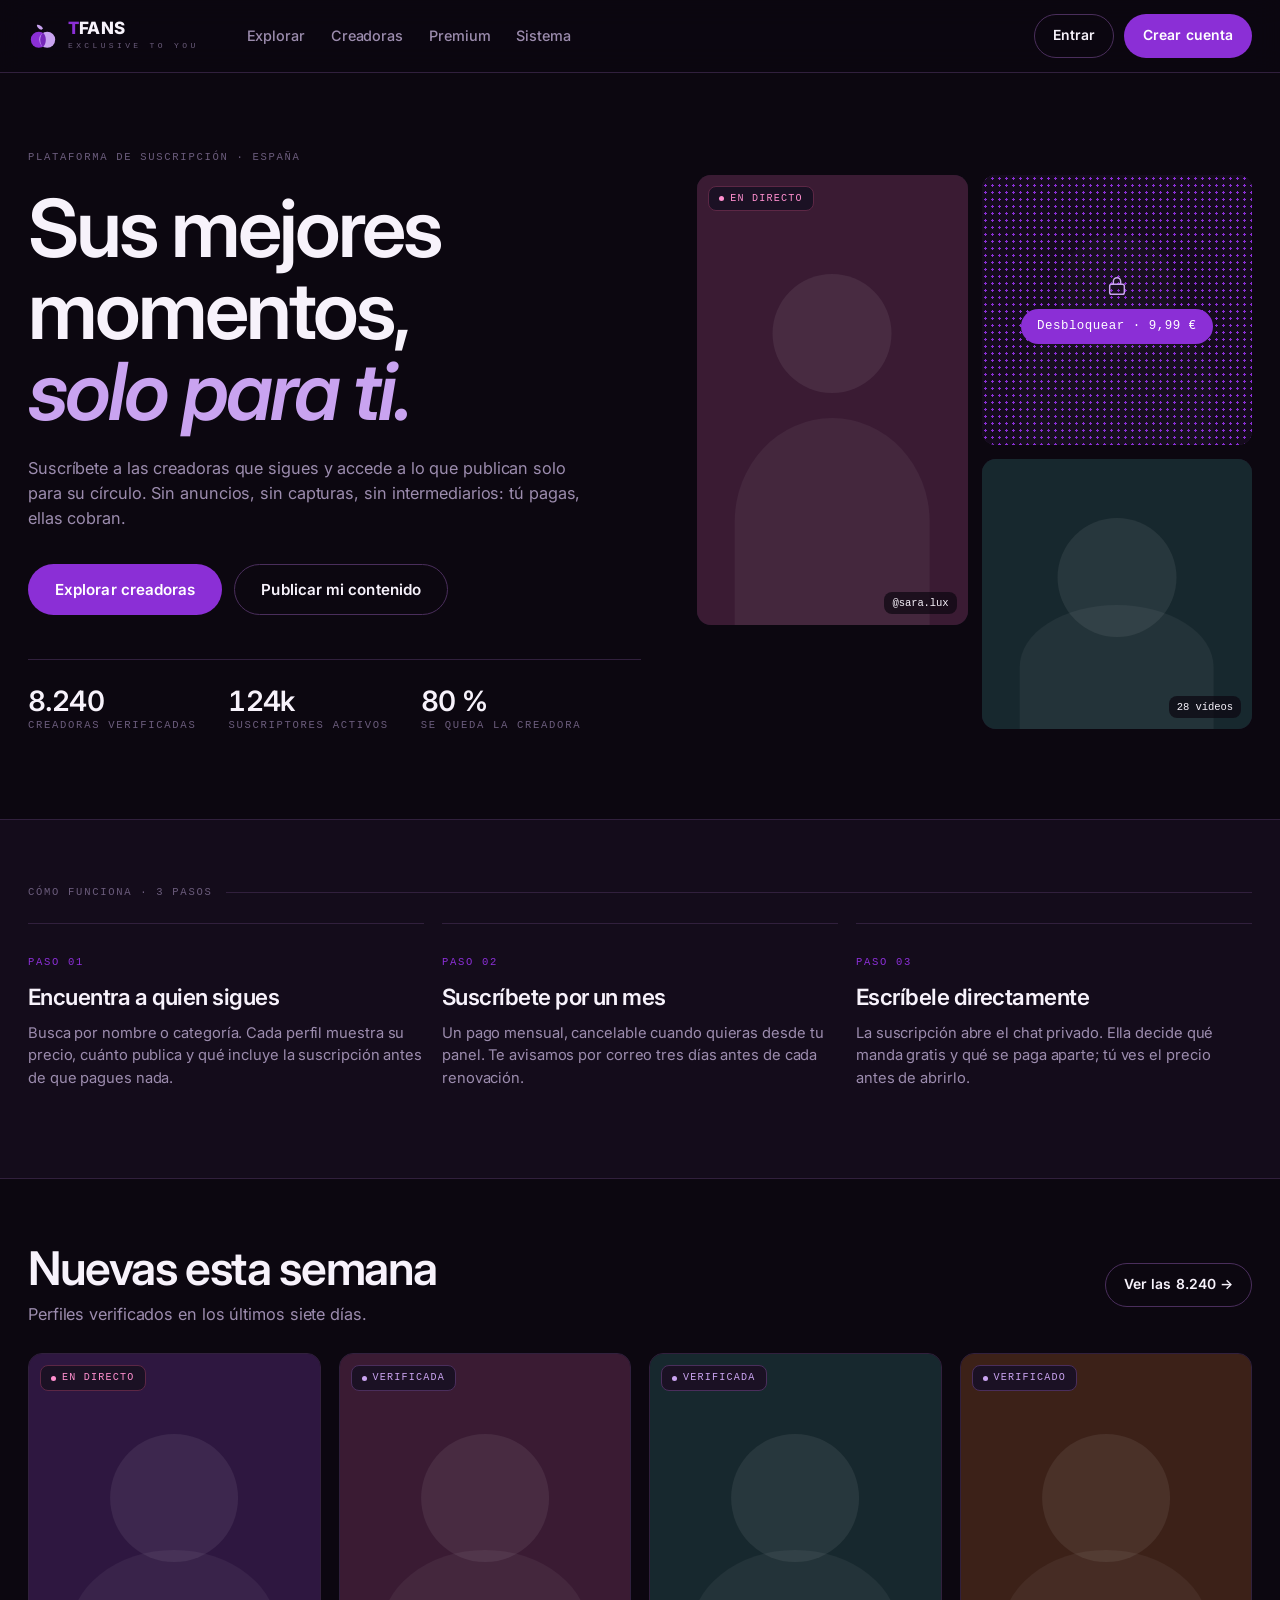
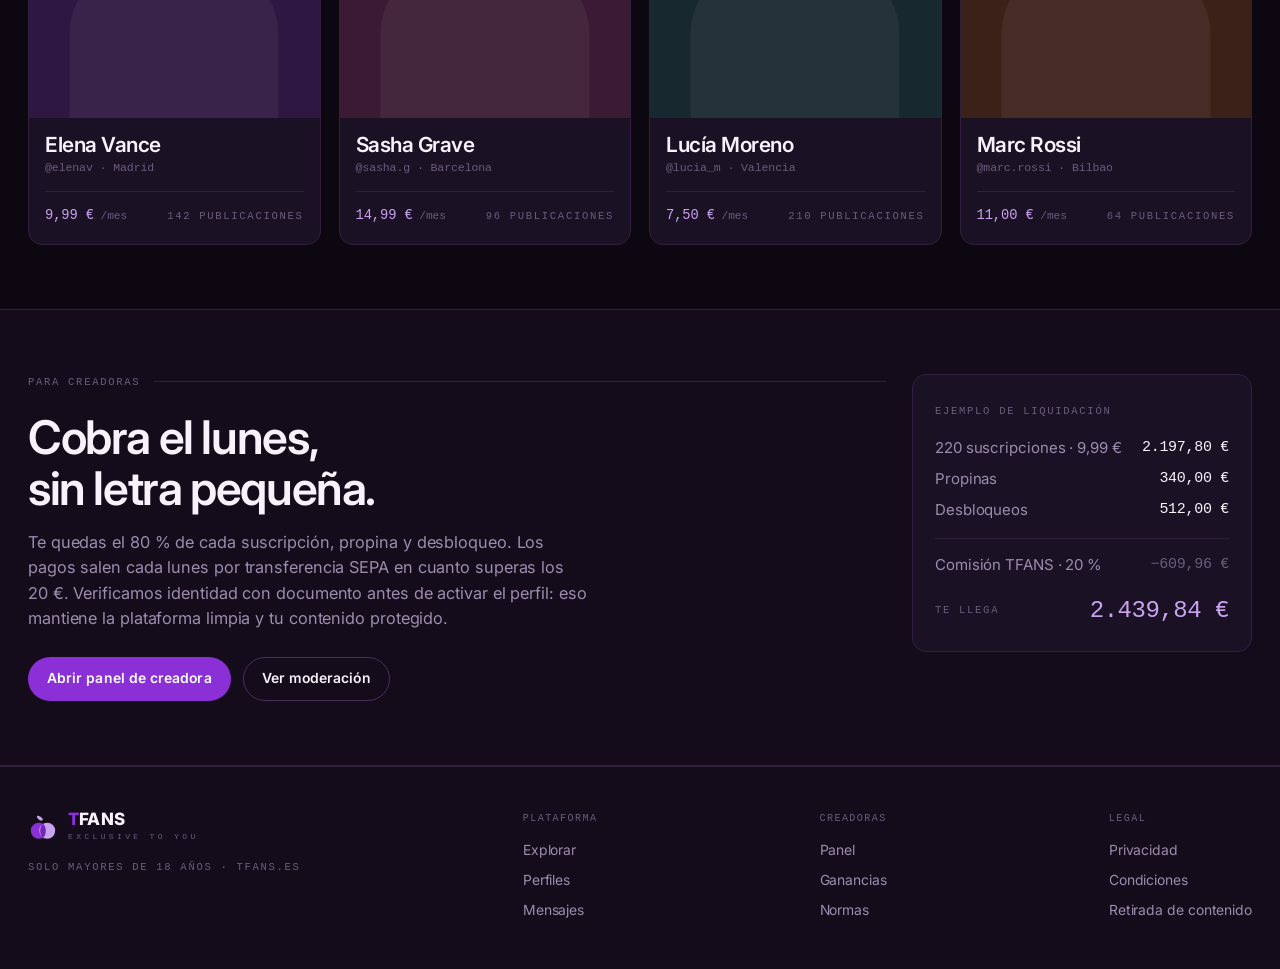
<file: index.html>
<!DOCTYPE html>
<html lang="es">
<head>
<meta charset="utf-8">
<meta name="viewport" content="width=device-width, initial-scale=1">
<title>TFANS · Portada</title>
<link rel="preconnect" href="https://fonts.googleapis.com">
<link rel="preconnect" href="https://fonts.gstatic.com" crossorigin>
<link rel="stylesheet" href="assets/tfans.css">
</head>
<body>

<header class="nav">
  <div class="nav-in">
    <a class="brand" href="index.html">
      <span class="mark"><svg viewBox="0 0 32 32" aria-hidden="true">
        <path d="M16 8c-1.6-3-4.4-4.2-6.6-3.8.2 2.4 2.2 4.6 5 5.2" fill="#C9A3F0"/>
        <circle cx="11.5" cy="20" r="8.5" fill="#8B2FD6"/>
        <circle cx="20.5" cy="20" r="8.5" fill="#C9A3F0"/>
        <path d="M16 12.4c1.9 1.6 3 4.3 3 7.6s-1.1 6-3 7.6c-1.9-1.6-3-4.3-3-7.6s1.1-6 3-7.6z" fill="#7526B8"/>
      </svg></span>
      <span>
        <span class="wordmark"><span>T</span>FANS</span>
        <span class="tagline">Exclusive to you</span>
      </span>
    </a>
    <nav class="nav-links">
      <a href="explorar.html">Explorar</a>
      <a href="explorar.html">Creadoras</a>
      <a href="perfil.html">Premium</a>
      <a href="sistema.html">Sistema</a>
    </nav>
    <div class="nav-actions">
      <a class="btn btn-ghost" href="panel.html">Entrar</a>
      <a class="btn btn-primary" href="explorar.html">Crear cuenta</a>
    </div>
  </div>
</header>

<section class="hero">
  <div class="hero-copy">
    <span class="micro">Plataforma de suscripción · España</span>
    <h1 class="d-xl">Sus mejores<br>momentos,<br><span class="it">solo para ti.</span></h1>
    <p class="lead">Suscríbete a las creadoras que sigues y accede a lo que publican solo para su círculo. Sin anuncios, sin capturas, sin intermediarios: tú pagas, ellas cobran.</p>
    <div class="hero-cta">
      <a class="btn btn-primary btn-lg" href="explorar.html">Explorar creadoras</a>
      <a class="btn btn-ghost btn-lg" href="panel.html">Publicar mi contenido</a>
    </div>
    <div class="hero-proof">
      <div><strong class="num">8.240</strong><span class="micro">Creadoras verificadas</span></div>
      <div><strong class="num">124k</strong><span class="micro">Suscriptores activos</span></div>
      <div><strong class="num">80 %</strong><span class="micro">Se queda la creadora</span></div>
    </div>
  </div>

  <div class="hero-stack">
    <div class="plate">
      <div class="plate-fill b"></div>
      <span class="tag tag-live plate-tag">En directo</span>
      <span class="plate-meta">@sara.lux</span>
    </div>
    <div class="plate square">
      <div class="plate-fill a"></div>
      <div class="veil">
        <svg class="lock" viewBox="0 0 24 24"><rect x="4" y="10" width="16" height="11" rx="2"/><path d="M8 10V7a4 4 0 0 1 8 0v3"/></svg>
        <button class="price">Desbloquear · 9,99 €</button>
      </div>
    </div>
    <div class="plate square">
      <div class="plate-fill e"></div>
      <span class="plate-meta">28 vídeos</span>
    </div>
  </div>
</section>

<section class="section-alt">
  <div>
    <div class="rule"><span class="micro">Cómo funciona · 3 pasos</span></div>
    <div class="grid g-3">
      <div class="step">
        <span class="micro">Paso 01</span>
        <h3>Encuentra a quien sigues</h3>
        <p>Busca por nombre o categoría. Cada perfil muestra su precio, cuánto publica y qué incluye la suscripción antes de que pagues nada.</p>
      </div>
      <div class="step">
        <span class="micro">Paso 02</span>
        <h3>Suscríbete por un mes</h3>
        <p>Un pago mensual, cancelable cuando quieras desde tu panel. Te avisamos por correo tres días antes de cada renovación.</p>
      </div>
      <div class="step">
        <span class="micro">Paso 03</span>
        <h3>Escríbele directamente</h3>
        <p>La suscripción abre el chat privado. Ella decide qué manda gratis y qué se paga aparte; tú ves el precio antes de abrirlo.</p>
      </div>
    </div>
  </div>
</section>

<section class="section">
  <div class="row-between mb-3">
    <div>
      <h2 class="d-lg">Nuevas esta semana</h2>
      <p class="lead mt-1">Perfiles verificados en los últimos siete días.</p>
    </div>
    <a class="btn btn-ghost" href="explorar.html">Ver las 8.240 →</a>
  </div>

  <div class="grid g-4">
    <article class="creator">
      <div class="plate"><div class="plate-fill a"></div><span class="tag tag-live plate-tag">En directo</span></div>
      <div class="creator-body">
        <h3 class="creator-name">Elena Vance</h3>
        <p class="creator-handle">@elenav · Madrid</p>
        <div class="creator-foot">
          <span class="price-tag">9,99 €<small> /mes</small></span>
          <span class="micro">142 publicaciones</span>
        </div>
      </div>
    </article>

    <article class="creator">
      <div class="plate"><div class="plate-fill b"></div><span class="tag tag-vip plate-tag">Verificada</span></div>
      <div class="creator-body">
        <h3 class="creator-name">Sasha Grave</h3>
        <p class="creator-handle">@sasha.g · Barcelona</p>
        <div class="creator-foot">
          <span class="price-tag">14,99 €<small> /mes</small></span>
          <span class="micro">96 publicaciones</span>
        </div>
      </div>
    </article>

    <article class="creator">
      <div class="plate"><div class="plate-fill e"></div><span class="tag tag-vip plate-tag">Verificada</span></div>
      <div class="creator-body">
        <h3 class="creator-name">Lucía Moreno</h3>
        <p class="creator-handle">@lucia_m · Valencia</p>
        <div class="creator-foot">
          <span class="price-tag">7,50 €<small> /mes</small></span>
          <span class="micro">210 publicaciones</span>
        </div>
      </div>
    </article>

    <article class="creator">
      <div class="plate"><div class="plate-fill d"></div><span class="tag tag-vip plate-tag">Verificado</span></div>
      <div class="creator-body">
        <h3 class="creator-name">Marc Rossi</h3>
        <p class="creator-handle">@marc.rossi · Bilbao</p>
        <div class="creator-foot">
          <span class="price-tag">11,00 €<small> /mes</small></span>
          <span class="micro">64 publicaciones</span>
        </div>
      </div>
    </article>
  </div>
</section>

<section class="section-alt">
  <div class="sidebar-layout">
    <div>
      <div class="rule"><span class="micro">Para creadoras</span></div>
      <h2 class="d-lg">Cobra el lunes,<br>sin letra pequeña.</h2>
      <p class="lead mt-2">Te quedas el 80 % de cada suscripción, propina y desbloqueo. Los pagos salen cada lunes por transferencia SEPA en cuanto superas los 20 €. Verificamos identidad con documento antes de activar el perfil: eso mantiene la plataforma limpia y tu contenido protegido.</p>
      <div class="hero-cta mt-3">
        <a class="btn btn-primary" href="panel.html">Abrir panel de creadora</a>
        <a class="btn btn-ghost" href="admin.html">Ver moderación</a>
      </div>
    </div>
    <div class="card">
      <span class="micro">Ejemplo de liquidación</span>
      <div class="row-between mt-2"><span class="muted">220 suscripciones · 9,99 €</span><span class="num">2.197,80 €</span></div>
      <div class="row-between mt-1"><span class="muted">Propinas</span><span class="num">340,00 €</span></div>
      <div class="row-between mt-1"><span class="muted">Desbloqueos</span><span class="num">512,00 €</span></div>
      <div class="row-between mt-2" style="padding-top:14px;border-top:1px solid var(--line)">
        <span class="muted">Comisión TFANS · 20 %</span><span class="num faint">−609,96 €</span>
      </div>
      <div class="row-between mt-2">
        <span class="micro">Te llega</span><span class="num lilac" style="font-size:1.5rem">2.439,84 €</span>
      </div>
    </div>
  </div>
</section>

<footer class="footer">
  <div class="footer-in">
    <div>
      <div class="brand">
        <span class="mark"><svg viewBox="0 0 32 32" aria-hidden="true">
          <path d="M16 8c-1.6-3-4.4-4.2-6.6-3.8.2 2.4 2.2 4.6 5 5.2" fill="#C9A3F0"/>
          <circle cx="11.5" cy="20" r="8.5" fill="#8B2FD6"/>
          <circle cx="20.5" cy="20" r="8.5" fill="#C9A3F0"/>
          <path d="M16 12.4c1.9 1.6 3 4.3 3 7.6s-1.1 6-3 7.6c-1.9-1.6-3-4.3-3-7.6s1.1-6 3-7.6z" fill="#7526B8"/>
        </svg></span>
        <span><span class="wordmark"><span>T</span>FANS</span><span class="tagline">Exclusive to you</span></span>
      </div>
      <p class="micro mt-2">Solo mayores de 18 años · tfans.es</p>
    </div>
    <div><h4>Plataforma</h4><a href="explorar.html">Explorar</a><a href="perfil.html">Perfiles</a><a href="mensajes.html">Mensajes</a></div>
    <div><h4>Creadoras</h4><a href="panel.html">Panel</a><a href="panel.html">Ganancias</a><a href="admin.html">Normas</a></div>
    <div><h4>Legal</h4><a href="#">Privacidad</a><a href="#">Condiciones</a><a href="#">Retirada de contenido</a></div>
  </div>
</footer>

</body>
</html>
</file>
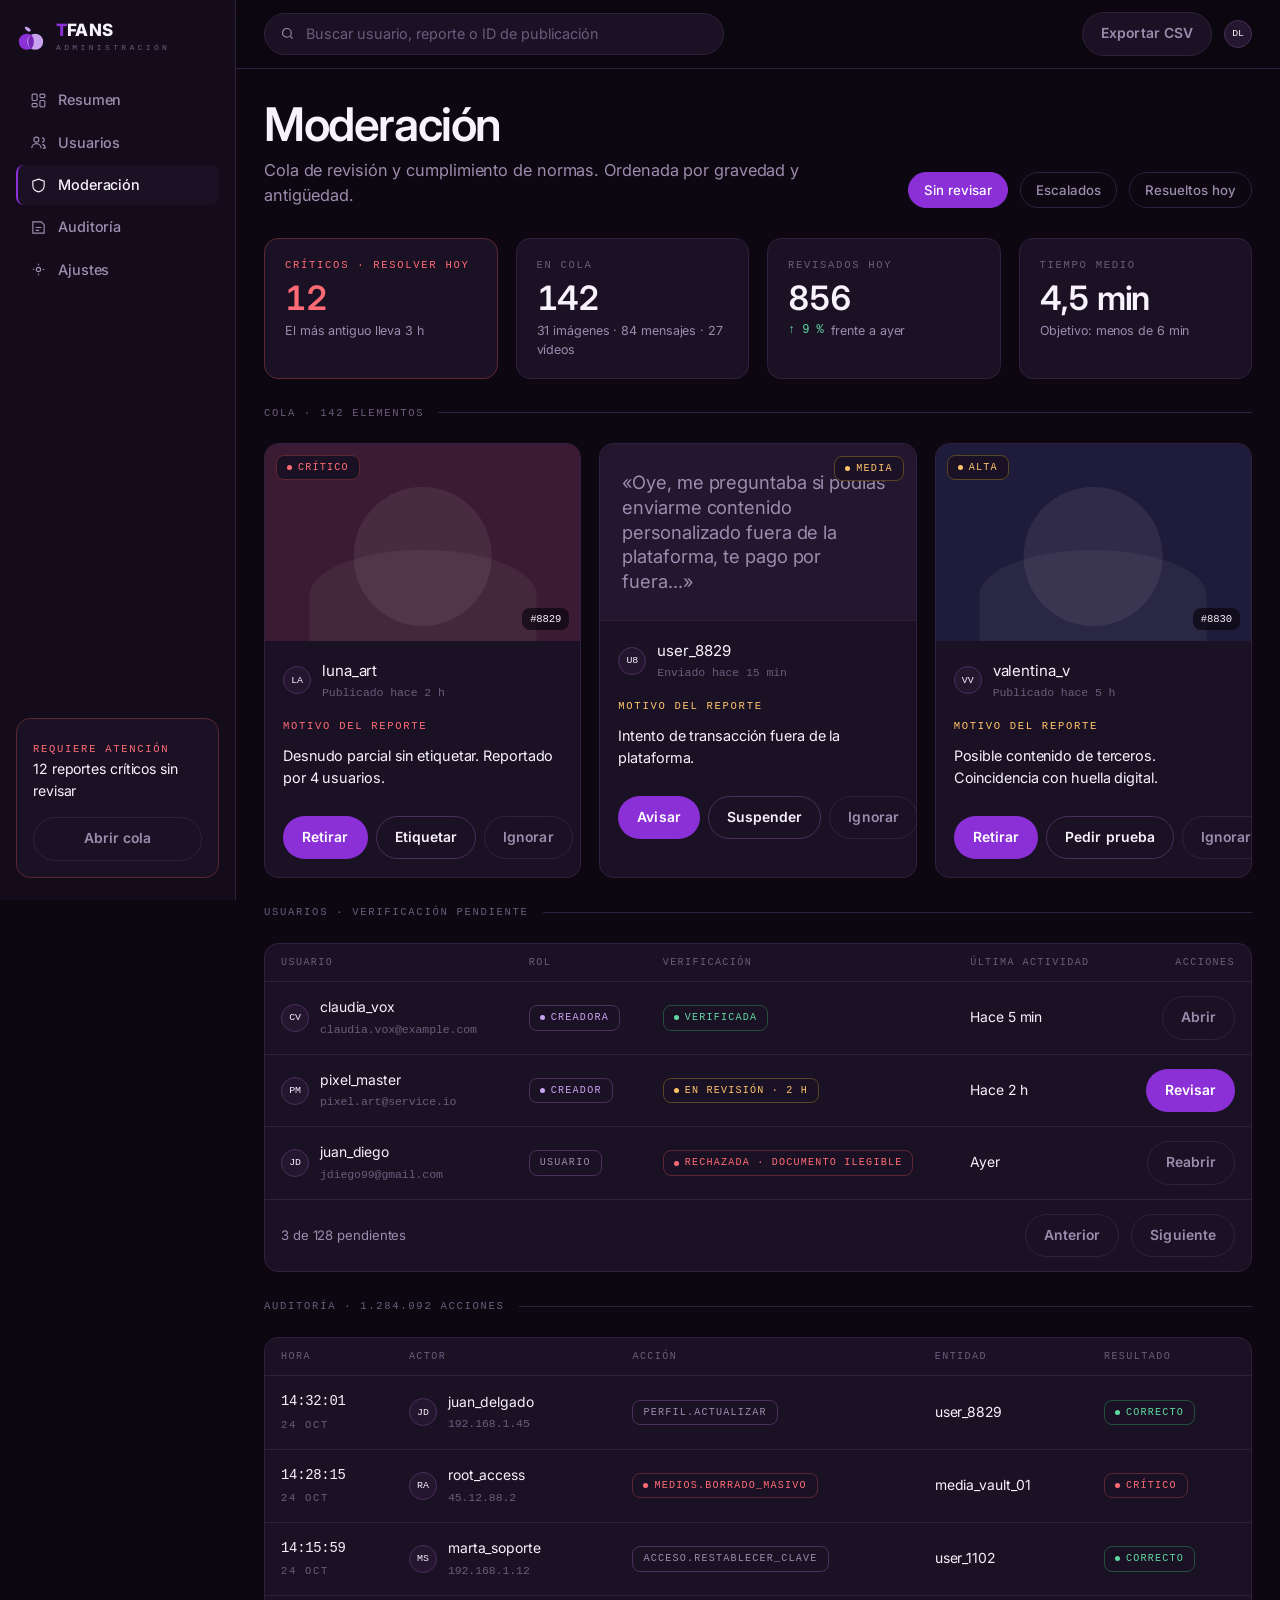
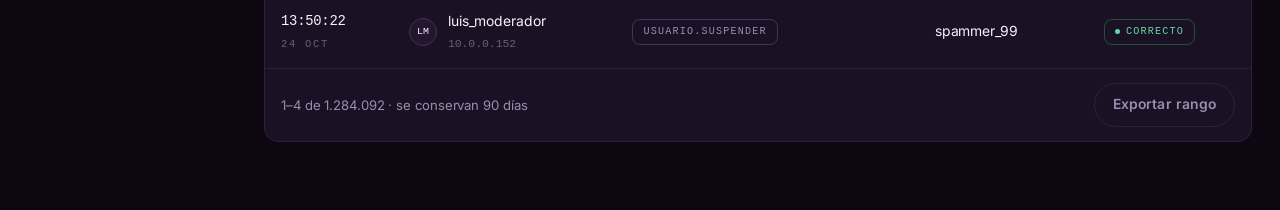
<file: admin.html>
<!DOCTYPE html>
<html lang="es">
<head>
<meta charset="utf-8">
<meta name="viewport" content="width=device-width, initial-scale=1">
<title>TFANS · Administración</title>
<link rel="preconnect" href="https://fonts.googleapis.com">
<link rel="preconnect" href="https://fonts.gstatic.com" crossorigin>
<link rel="stylesheet" href="assets/tfans.css">
</head>
<body>
<div class="shell">

  <aside class="rail">
    <a class="brand" href="index.html">
      <span class="mark"><svg viewBox="0 0 32 32" aria-hidden="true">
        <path d="M16 8c-1.6-3-4.4-4.2-6.6-3.8.2 2.4 2.2 4.6 5 5.2" fill="#C9A3F0"/>
        <circle cx="11.5" cy="20" r="8.5" fill="#8B2FD6"/>
        <circle cx="20.5" cy="20" r="8.5" fill="#C9A3F0"/>
        <path d="M16 12.4c1.9 1.6 3 4.3 3 7.6s-1.1 6-3 7.6c-1.9-1.6-3-4.3-3-7.6s1.1-6 3-7.6z" fill="#7526B8"/>
      </svg></span>
      <span><span class="wordmark"><span>T</span>FANS</span><span class="tagline">Administración</span></span>
    </a>

    <nav class="rail-nav">
      <a href="admin.html"><svg viewBox="0 0 24 24"><rect x="3" y="3" width="7" height="9" rx="1.5"/><rect x="14" y="3" width="7" height="5" rx="1.5"/><rect x="14" y="12" width="7" height="9" rx="1.5"/><rect x="3" y="16" width="7" height="5" rx="1.5"/></svg>Resumen</a>
      <a href="admin.html#usuarios"><svg viewBox="0 0 24 24"><circle cx="9" cy="8" r="3.5"/><path d="M2.5 20a6.5 6.5 0 0 1 13 0M17 11.5a3 3 0 1 0 0-6M18 20h3.5a5.5 5.5 0 0 0-4-5.3"/></svg>Usuarios</a>
      <a href="admin.html#moderacion" aria-current="page"><svg viewBox="0 0 24 24"><path d="M12 3l8 3v6c0 4.5-3.2 7.9-8 9-4.8-1.1-8-4.5-8-9V6z"/></svg>Moderación</a>
      <a href="admin.html#auditoria"><svg viewBox="0 0 24 24"><path d="M4 4h12l4 4v12H4z"/><path d="M8 12h8M8 16h5"/></svg>Auditoría</a>
      <a href="ajustes.html"><svg viewBox="0 0 24 24"><circle cx="12" cy="12" r="3"/><path d="M4 12h2m12 0h2M12 4v2m0 12v2"/></svg>Ajustes</a>
    </nav>

    <div class="rail-foot">
      <div class="card" style="padding:16px;border-color:#5C2730">
        <span class="micro" style="color:var(--bad)">Requiere atención</span>
        <p class="mt-1" style="margin:0;font-size:0.88rem">12 reportes críticos sin revisar</p>
        <a class="btn btn-quiet btn-block mt-2" href="#moderacion">Abrir cola</a>
      </div>
    </div>
  </aside>

  <main class="main">
    <div class="topbar">
      <div class="search">
        <svg viewBox="0 0 24 24"><circle cx="11" cy="11" r="7"/><path d="M20 20l-3.5-3.5"/></svg>
        <input type="search" placeholder="Buscar usuario, reporte o ID de publicación">
      </div>
      <div class="row" style="margin-left:auto">
        <button class="btn btn-quiet">Exportar CSV</button>
        <div class="av av-sm">DL</div>
      </div>
    </div>

    <div class="wrap">
      <div class="page-head">
        <div>
          <h1 class="d-lg">Moderación</h1>
          <p class="lead mt-1">Cola de revisión y cumplimiento de normas. Ordenada por gravedad y antigüedad.</p>
        </div>
        <div class="row">
          <button class="chip" aria-pressed="true">Sin revisar</button>
          <button class="chip">Escalados</button>
          <button class="chip">Resueltos hoy</button>
        </div>
      </div>

      <div class="grid g-4 mb-3">
        <div class="metric" style="border-color:#5C2730">
          <span class="micro" style="color:var(--bad)">Críticos · resolver hoy</span>
          <span class="metric-val num" style="color:var(--bad)">12</span>
          <span class="metric-foot">El más antiguo lleva 3 h</span>
        </div>
        <div class="metric">
          <span class="micro">En cola</span>
          <span class="metric-val num">142</span>
          <span class="metric-foot">31 imágenes · 84 mensajes · 27 vídeos</span>
        </div>
        <div class="metric">
          <span class="micro">Revisados hoy</span>
          <span class="metric-val num">856</span>
          <span class="metric-foot"><span class="delta-up">↑ 9 %</span> frente a ayer</span>
        </div>
        <div class="metric">
          <span class="micro">Tiempo medio</span>
          <span class="metric-val num">4,5 min</span>
          <span class="metric-foot">Objetivo: menos de 6 min</span>
        </div>
      </div>

      <div class="rule" id="moderacion"><span class="micro">Cola · 142 elementos</span></div>

      <div class="grid g-3 mb-3">
        <article class="card card-flush">
          <div class="plate wide" style="border-radius:0">
            <div class="plate-fill b"></div>
            <span class="tag tag-bad plate-tag">Crítico</span>
            <span class="plate-meta">#8829</span>
          </div>
          <div style="padding:18px">
            <div class="cell-user"><div class="av av-sm">LA</div><span>luna_art<em>Publicado hace 2 h</em></span></div>
            <p class="micro mt-2" style="color:var(--bad)">Motivo del reporte</p>
            <p style="margin:6px 0 0;font-size:0.9rem">Desnudo parcial sin etiquetar. Reportado por 4 usuarios.</p>
            <div class="row mt-3" style="gap:8px">
              <button class="btn btn-primary" style="flex:1">Retirar</button>
              <button class="btn btn-ghost" style="flex:1">Etiquetar</button>
              <button class="btn btn-quiet">Ignorar</button>
            </div>
          </div>
        </article>

        <article class="card card-flush">
          <div style="background:var(--ink-600);padding:26px 22px;border-bottom:1px solid var(--line);position:relative">
            <span class="tag tag-warn" style="position:absolute;top:12px;right:12px">Media</span>
            <p style="margin:0;font-family:var(--display);font-size:1.15rem;line-height:1.35;color:var(--muted)">
              «Oye, me preguntaba si podías enviarme contenido personalizado fuera de la plataforma, te pago por fuera…»
            </p>
          </div>
          <div style="padding:18px">
            <div class="cell-user"><div class="av av-sm">U8</div><span>user_8829<em>Enviado hace 15 min</em></span></div>
            <p class="micro mt-2" style="color:var(--warn)">Motivo del reporte</p>
            <p style="margin:6px 0 0;font-size:0.9rem">Intento de transacción fuera de la plataforma.</p>
            <div class="row mt-3" style="gap:8px">
              <button class="btn btn-primary" style="flex:1">Avisar</button>
              <button class="btn btn-ghost" style="flex:1">Suspender</button>
              <button class="btn btn-quiet">Ignorar</button>
            </div>
          </div>
        </article>

        <article class="card card-flush">
          <div class="plate wide" style="border-radius:0">
            <div class="plate-fill c"></div>
            <span class="tag tag-warn plate-tag">Alta</span>
            <span class="plate-meta">#8830</span>
          </div>
          <div style="padding:18px">
            <div class="cell-user"><div class="av av-sm">VV</div><span>valentina_v<em>Publicado hace 5 h</em></span></div>
            <p class="micro mt-2" style="color:var(--warn)">Motivo del reporte</p>
            <p style="margin:6px 0 0;font-size:0.9rem">Posible contenido de terceros. Coincidencia con huella digital.</p>
            <div class="row mt-3" style="gap:8px">
              <button class="btn btn-primary" style="flex:1">Retirar</button>
              <button class="btn btn-ghost" style="flex:1">Pedir prueba</button>
              <button class="btn btn-quiet">Ignorar</button>
            </div>
          </div>
        </article>
      </div>

      <div class="rule" id="usuarios"><span class="micro">Usuarios · verificación pendiente</span></div>

      <section class="card card-flush mb-3">
        <table class="table">
          <thead><tr><th>Usuario</th><th>Rol</th><th>Verificación</th><th>Última actividad</th><th style="text-align:right">Acciones</th></tr></thead>
          <tbody>
            <tr>
              <td><div class="cell-user"><div class="av av-sm">CV</div><span>claudia_vox<em>claudia.vox@example.com</em></span></div></td>
              <td><span class="tag tag-vip">Creadora</span></td>
              <td><span class="tag tag-ok">Verificada</span></td>
              <td class="muted">Hace 5 min</td>
              <td style="text-align:right"><button class="btn btn-quiet">Abrir</button></td>
            </tr>
            <tr>
              <td><div class="cell-user"><div class="av av-sm">PM</div><span>pixel_master<em>pixel.art@service.io</em></span></div></td>
              <td><span class="tag tag-vip">Creador</span></td>
              <td><span class="tag tag-warn">En revisión · 2 h</span></td>
              <td class="muted">Hace 2 h</td>
              <td style="text-align:right"><button class="btn btn-primary">Revisar</button></td>
            </tr>
            <tr>
              <td><div class="cell-user"><div class="av av-sm">JD</div><span>juan_diego<em>jdiego99@gmail.com</em></span></div></td>
              <td><span class="tag plain">Usuario</span></td>
              <td><span class="tag tag-bad">Rechazada · documento ilegible</span></td>
              <td class="muted">Ayer</td>
              <td style="text-align:right"><button class="btn btn-quiet">Reabrir</button></td>
            </tr>
          </tbody>
        </table>
        <div class="table-foot">
          <span>3 de 128 pendientes</span>
          <div class="row"><button class="btn btn-quiet">Anterior</button><button class="btn btn-quiet">Siguiente</button></div>
        </div>
      </section>

      <div class="rule" id="auditoria"><span class="micro">Auditoría · 1.284.092 acciones</span></div>

      <section class="card card-flush">
        <table class="table">
          <thead><tr><th>Hora</th><th>Actor</th><th>Acción</th><th>Entidad</th><th>Resultado</th></tr></thead>
          <tbody>
            <tr>
              <td><span class="num">14:32:01</span><br><span class="micro">24 oct</span></td>
              <td><div class="cell-user"><div class="av av-sm">JD</div><span>juan_delgado<em>192.168.1.45</em></span></div></td>
              <td><code class="tag plain">perfil.actualizar</code></td>
              <td class="muted">user_8829</td>
              <td><span class="tag tag-ok">Correcto</span></td>
            </tr>
            <tr>
              <td><span class="num">14:28:15</span><br><span class="micro">24 oct</span></td>
              <td><div class="cell-user"><div class="av av-sm">RA</div><span>root_access<em>45.12.88.2</em></span></div></td>
              <td><code class="tag tag-bad">medios.borrado_masivo</code></td>
              <td class="muted">media_vault_01</td>
              <td><span class="tag tag-bad">Crítico</span></td>
            </tr>
            <tr>
              <td><span class="num">14:15:59</span><br><span class="micro">24 oct</span></td>
              <td><div class="cell-user"><div class="av av-sm">MS</div><span>marta_soporte<em>192.168.1.12</em></span></div></td>
              <td><code class="tag plain">acceso.restablecer_clave</code></td>
              <td class="muted">user_1102</td>
              <td><span class="tag tag-ok">Correcto</span></td>
            </tr>
            <tr>
              <td><span class="num">13:50:22</span><br><span class="micro">24 oct</span></td>
              <td><div class="cell-user"><div class="av av-sm">LM</div><span>luis_moderador<em>10.0.0.152</em></span></div></td>
              <td><code class="tag plain">usuario.suspender</code></td>
              <td class="muted">spammer_99</td>
              <td><span class="tag tag-ok">Correcto</span></td>
            </tr>
          </tbody>
        </table>
        <div class="table-foot">
          <span>1–4 de 1.284.092 · se conservan 90 días</span>
          <button class="btn btn-quiet">Exportar rango</button>
        </div>
      </section>
    </div>
  </main>
</div>
</body>
</html>
</file>
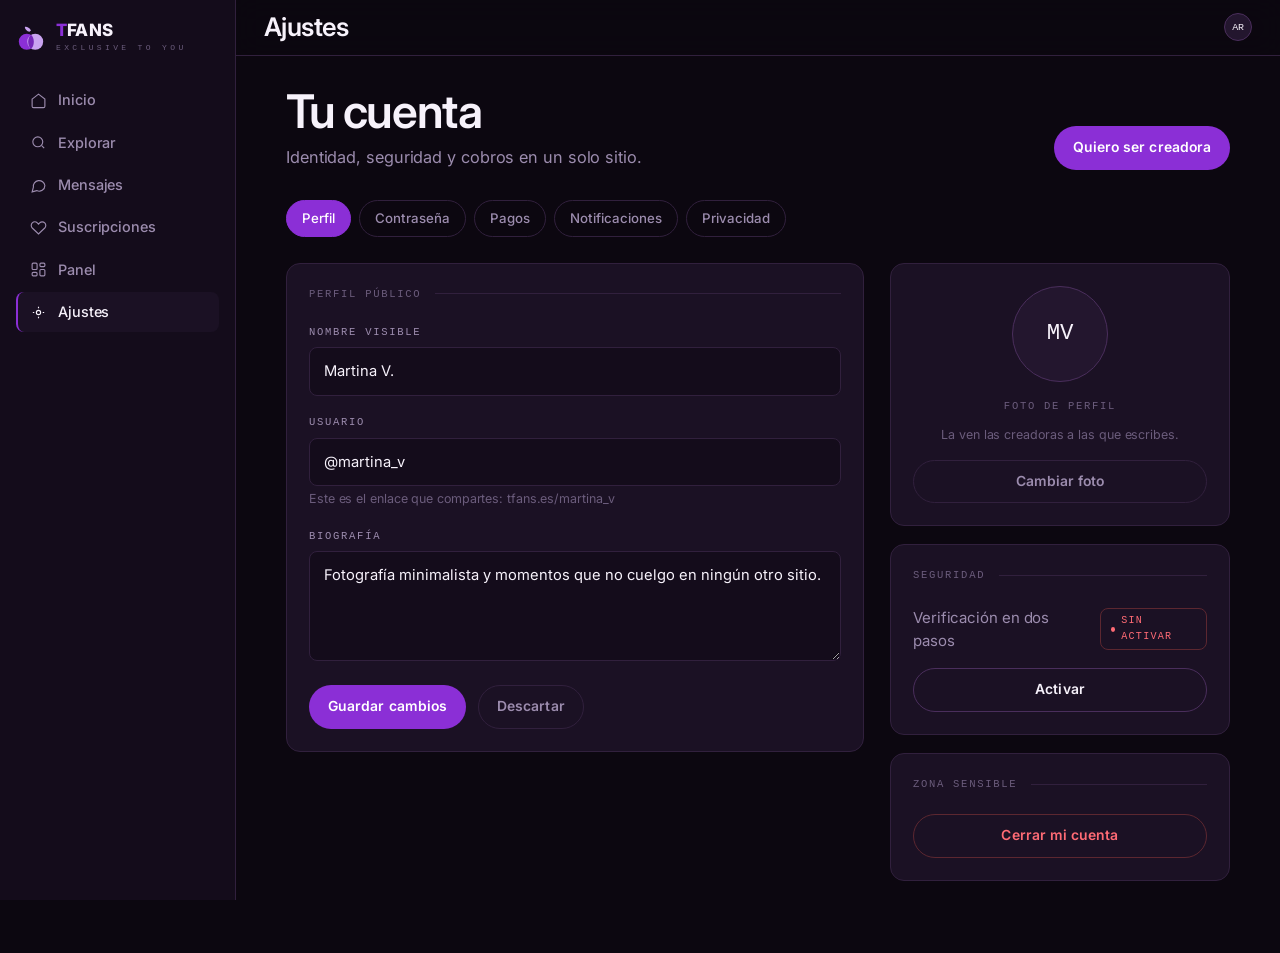
<file: ajustes.html>
<!DOCTYPE html>
<html lang="es">
<head>
<meta charset="utf-8">
<meta name="viewport" content="width=device-width, initial-scale=1">
<title>TFANS · Ajustes</title>
<link rel="preconnect" href="https://fonts.googleapis.com">
<link rel="preconnect" href="https://fonts.gstatic.com" crossorigin>
<link rel="stylesheet" href="assets/tfans.css">
</head>
<body>
<div class="shell">
  <aside class="rail">
    <a class="brand" href="index.html">
      <span class="mark"><svg viewBox="0 0 32 32" aria-hidden="true">
        <path d="M16 8c-1.6-3-4.4-4.2-6.6-3.8.2 2.4 2.2 4.6 5 5.2" fill="#C9A3F0"/>
        <circle cx="11.5" cy="20" r="8.5" fill="#8B2FD6"/>
        <circle cx="20.5" cy="20" r="8.5" fill="#C9A3F0"/>
        <path d="M16 12.4c1.9 1.6 3 4.3 3 7.6s-1.1 6-3 7.6c-1.9-1.6-3-4.3-3-7.6s1.1-6 3-7.6z" fill="#7526B8"/>
      </svg></span>
      <span><span class="wordmark"><span>T</span>FANS</span><span class="tagline">Exclusive to you</span></span>
    </a>
    <nav class="rail-nav">
      <a href="inicio.html" data-k="inicio"><svg viewBox="0 0 24 24"><path d="M3 10l9-7 9 7v10a2 2 0 0 1-2 2H5a2 2 0 0 1-2-2z"/></svg>Inicio</a>
      <a href="explorar.html" data-k="explorar"><svg viewBox="0 0 24 24"><circle cx="11" cy="11" r="7"/><path d="M20 20l-3.5-3.5"/></svg>Explorar</a>
      <a href="mensajes.html" data-k="mensajes"><svg viewBox="0 0 24 24"><path d="M21 12a8 8 0 0 1-11.5 7.2L3 21l1.8-6.5A8 8 0 1 1 21 12z"/></svg>Mensajes</a>
      <a href="suscripciones.html" data-k="suscripciones"><svg viewBox="0 0 24 24"><path d="M20.8 5.6a5 5 0 0 0-7.1 0L12 7.3l-1.7-1.7a5 5 0 1 0-7.1 7.1L12 21l8.8-8.3a5 5 0 0 0 0-7.1z"/></svg>Suscripciones</a>
      <a href="panel.html" data-k="panel"><svg viewBox="0 0 24 24"><rect x="3" y="3" width="7" height="9" rx="1.5"/><rect x="14" y="3" width="7" height="5" rx="1.5"/><rect x="14" y="12" width="7" height="9" rx="1.5"/><rect x="3" y="16" width="7" height="5" rx="1.5"/></svg>Panel</a>
      <a href="ajustes.html" data-k="ajustes" aria-current="page"><svg viewBox="0 0 24 24"><circle cx="12" cy="12" r="3"/><path d="M4 12h2m12 0h2M12 4v2m0 12v2"/></svg>Ajustes</a>
    </nav>
  </aside>
  <main class="main">
    <div class="topbar"><h1 class="d-md">Ajustes</h1><div class="av av-sm" style="margin-left:auto">AR</div></div>
    <div class="wrap" style="max-width:1000px">
      <div class="page-head">
        <div><h1 class="d-lg">Tu cuenta</h1><p class="lead mt-1">Identidad, seguridad y cobros en un solo sitio.</p></div>
        <a class="btn btn-primary" href="verificacion.html">Quiero ser creadora</a>
      </div>

      <div class="chips mb-3">
        <button class="chip" aria-pressed="true">Perfil</button>
        <button class="chip">Contraseña</button>
        <button class="chip">Pagos</button>
        <button class="chip">Notificaciones</button>
        <button class="chip">Privacidad</button>
      </div>

      <div class="sidebar-layout">
        <div class="card">
          <div class="rule"><span class="micro">Perfil público</span></div>
          <label class="field"><span class="micro">Nombre visible</span><input class="input" value="Martina V."></label>
          <label class="field"><span class="micro">Usuario</span><input class="input" value="@martina_v">
            <span class="hint">Este es el enlace que compartes: tfans.es/martina_v</span></label>
          <label class="field"><span class="micro">Biografía</span><textarea class="input">Fotografía minimalista y momentos que no cuelgo en ningún otro sitio.</textarea></label>
          <div class="row mt-2"><button class="btn btn-primary">Guardar cambios</button><button class="btn btn-quiet">Descartar</button></div>
        </div>

        <div class="stack" style="gap:18px">
          <div class="card center">
            <div class="av av-lg" style="margin:0 auto">MV</div>
            <p class="micro mt-2">Foto de perfil</p>
            <p class="hint">La ven las creadoras a las que escribes.</p>
            <button class="btn btn-quiet btn-block mt-2">Cambiar foto</button>
          </div>
          <div class="card">
            <div class="rule"><span class="micro">Seguridad</span></div>
            <div class="row-between"><span class="muted">Verificación en dos pasos</span><span class="tag tag-bad">Sin activar</span></div>
            <button class="btn btn-ghost btn-block mt-2">Activar</button>
          </div>
          <div class="card">
            <div class="rule"><span class="micro">Zona sensible</span></div>
            <button class="btn btn-quiet btn-block" style="color:var(--bad);border-color:#5C2730">Cerrar mi cuenta</button>
          </div>
        </div>
      </div>
    </div>
  </main>
</div>
</body>
</html>
</file>
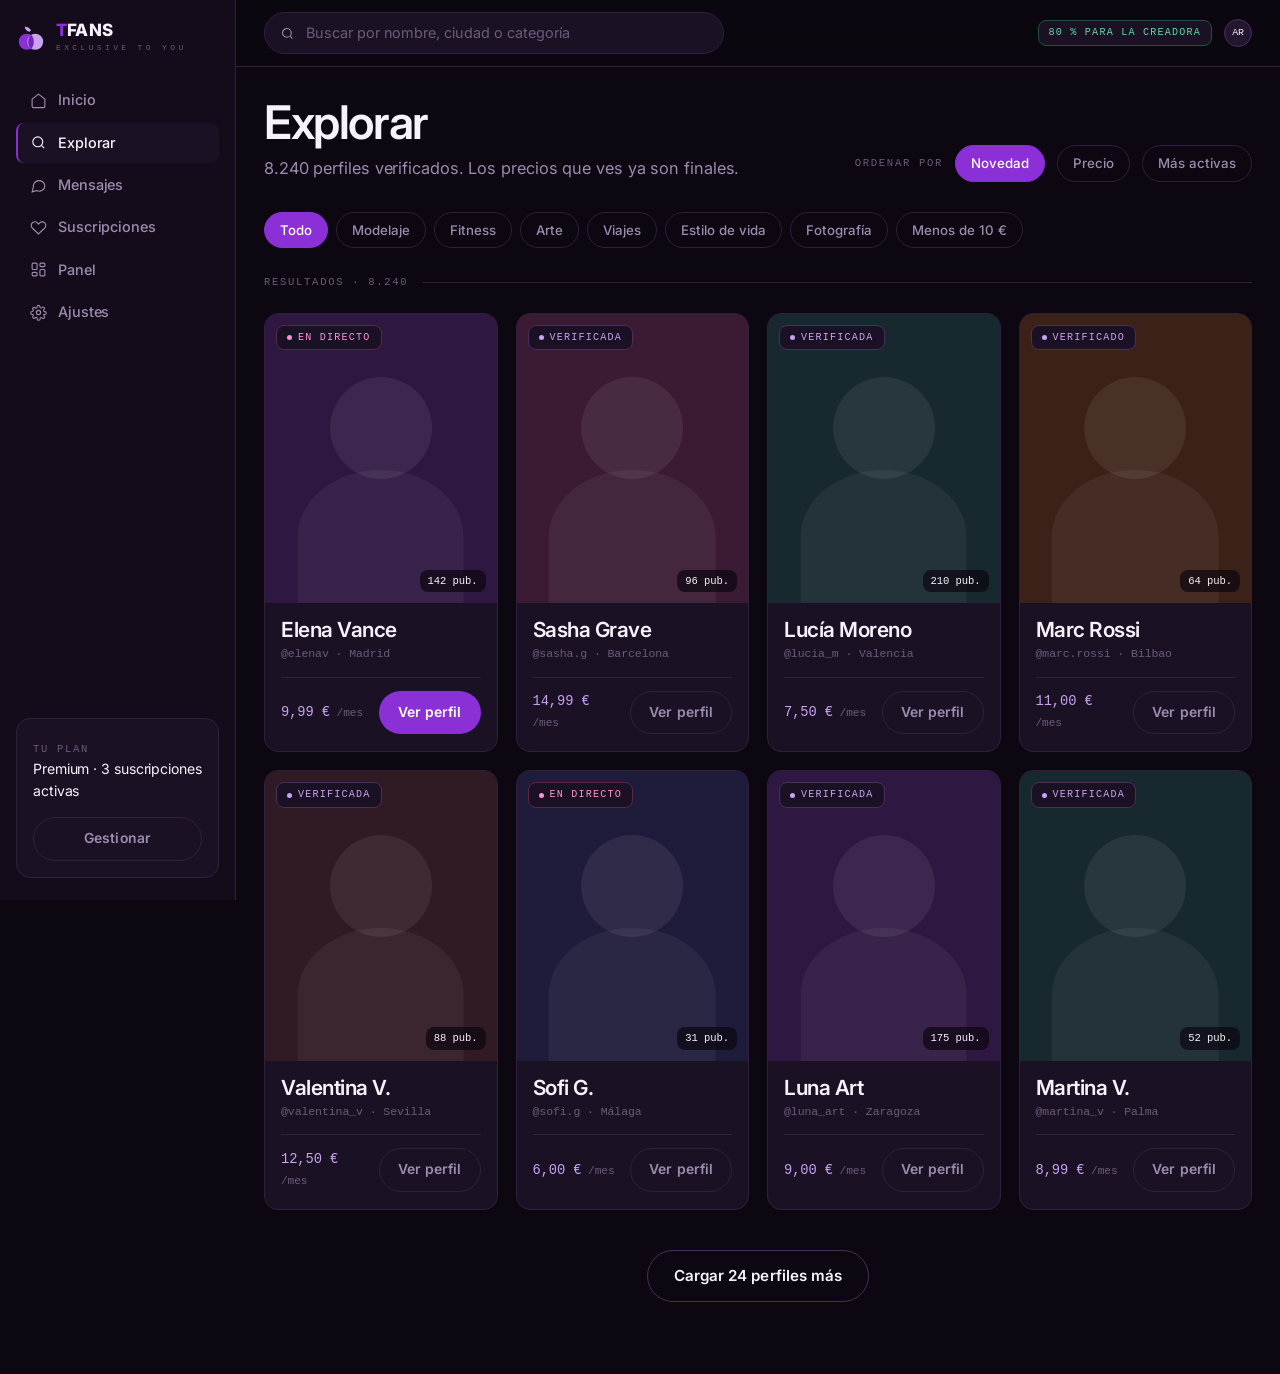
<file: explorar.html>
<!DOCTYPE html>
<html lang="es">
<head>
<meta charset="utf-8">
<meta name="viewport" content="width=device-width, initial-scale=1">
<title>TFANS · Explorar</title>
<link rel="preconnect" href="https://fonts.googleapis.com">
<link rel="preconnect" href="https://fonts.gstatic.com" crossorigin>
<link rel="stylesheet" href="assets/tfans.css">
</head>
<body>
<div class="shell">

  <aside class="rail">
    <a class="brand" href="index.html">
      <span class="mark"><svg viewBox="0 0 32 32" aria-hidden="true">
        <path d="M16 8c-1.6-3-4.4-4.2-6.6-3.8.2 2.4 2.2 4.6 5 5.2" fill="#C9A3F0"/>
        <circle cx="11.5" cy="20" r="8.5" fill="#8B2FD6"/>
        <circle cx="20.5" cy="20" r="8.5" fill="#C9A3F0"/>
        <path d="M16 12.4c1.9 1.6 3 4.3 3 7.6s-1.1 6-3 7.6c-1.9-1.6-3-4.3-3-7.6s1.1-6 3-7.6z" fill="#7526B8"/>
      </svg></span>
      <span><span class="wordmark"><span>T</span>FANS</span><span class="tagline">Exclusive to you</span></span>
    </a>

    <nav class="rail-nav">
      <a href="inicio.html"><svg viewBox="0 0 24 24"><path d="M3 10l9-7 9 7v10a2 2 0 0 1-2 2H5a2 2 0 0 1-2-2z"/></svg>Inicio</a>
      <a href="explorar.html" aria-current="page"><svg viewBox="0 0 24 24"><circle cx="11" cy="11" r="7"/><path d="M20 20l-3.5-3.5"/></svg>Explorar</a>
      <a href="mensajes.html"><svg viewBox="0 0 24 24"><path d="M21 12a8 8 0 0 1-11.5 7.2L3 21l1.8-6.5A8 8 0 1 1 21 12z"/></svg>Mensajes</a>
      <a href="suscripciones.html"><svg viewBox="0 0 24 24"><path d="M20.8 5.6a5 5 0 0 0-7.1 0L12 7.3l-1.7-1.7a5 5 0 1 0-7.1 7.1L12 21l8.8-8.3a5 5 0 0 0 0-7.1z"/></svg>Suscripciones</a>
      <a href="panel.html"><svg viewBox="0 0 24 24"><rect x="3" y="3" width="7" height="9" rx="1.5"/><rect x="14" y="3" width="7" height="5" rx="1.5"/><rect x="14" y="12" width="7" height="9" rx="1.5"/><rect x="3" y="16" width="7" height="5" rx="1.5"/></svg>Panel</a>
      <a href="ajustes.html"><svg viewBox="0 0 24 24"><circle cx="12" cy="12" r="3"/><path d="M19.4 15a1.6 1.6 0 0 0 .3 1.8l.1.1a2 2 0 1 1-2.8 2.8l-.1-.1a1.6 1.6 0 0 0-2.7 1.1V21a2 2 0 1 1-4 0v-.1A1.6 1.6 0 0 0 7.5 19.4l-.1.1a2 2 0 1 1-2.8-2.8l.1-.1A1.6 1.6 0 0 0 3 14.6H3a2 2 0 1 1 0-4h.1A1.6 1.6 0 0 0 4.6 8.5l-.1-.1a2 2 0 1 1 2.8-2.8l.1.1A1.6 1.6 0 0 0 10 4.6V4a2 2 0 1 1 4 0v.1a1.6 1.6 0 0 0 2.7 1.1l.1-.1a2 2 0 1 1 2.8 2.8l-.1.1a1.6 1.6 0 0 0 1.1 2.7H21a2 2 0 1 1 0 4h-.1a1.6 1.6 0 0 0-1.5 1z"/></svg>Ajustes</a>
    </nav>

    <div class="rail-foot">
      <div class="card" style="padding:16px">
        <span class="micro">Tu plan</span>
        <p class="mt-1" style="margin:0;font-size:0.88rem">Premium · 3 suscripciones activas</p>
        <a class="btn btn-quiet btn-block mt-2" href="suscripciones.html">Gestionar</a>
      </div>
    </div>
  </aside>

  <main class="main">
    <div class="topbar">
      <div class="search">
        <svg viewBox="0 0 24 24"><circle cx="11" cy="11" r="7"/><path d="M20 20l-3.5-3.5"/></svg>
        <input type="search" placeholder="Buscar por nombre, ciudad o categoría">
      </div>
      <div class="row" style="margin-left:auto">
        <span class="tag tag-ok plain">80 % para la creadora</span>
        <div class="av av-sm">AR</div>
      </div>
    </div>

    <div class="wrap">
      <div class="page-head">
        <div>
          <h1 class="d-lg">Explorar</h1>
          <p class="lead mt-1">8.240 perfiles verificados. Los precios que ves ya son finales.</p>
        </div>
        <div class="row">
          <span class="micro">Ordenar por</span>
          <button class="chip" aria-pressed="true">Novedad</button>
          <button class="chip">Precio</button>
          <button class="chip">Más activas</button>
        </div>
      </div>

      <div class="chips mb-3">
        <button class="chip" aria-pressed="true">Todo</button>
        <button class="chip">Modelaje</button>
        <button class="chip">Fitness</button>
        <button class="chip">Arte</button>
        <button class="chip">Viajes</button>
        <button class="chip">Estilo de vida</button>
        <button class="chip">Fotografía</button>
        <button class="chip">Menos de 10 €</button>
      </div>

      <div class="rule"><span class="micro">Resultados · 8.240</span></div>

      <div class="grid g-4">
        <article class="creator">
          <div class="plate"><div class="plate-fill a"></div><span class="tag tag-live plate-tag">En directo</span><span class="plate-meta">142 pub.</span></div>
          <div class="creator-body">
            <h3 class="creator-name">Elena Vance</h3>
            <p class="creator-handle">@elenav · Madrid</p>
            <div class="creator-foot"><span class="price-tag">9,99 €<small> /mes</small></span><a class="btn btn-primary" href="perfil.html">Ver perfil</a></div>
          </div>
        </article>

        <article class="creator">
          <div class="plate"><div class="plate-fill b"></div><span class="tag tag-vip plate-tag">Verificada</span><span class="plate-meta">96 pub.</span></div>
          <div class="creator-body">
            <h3 class="creator-name">Sasha Grave</h3>
            <p class="creator-handle">@sasha.g · Barcelona</p>
            <div class="creator-foot"><span class="price-tag">14,99 €<small> /mes</small></span><a class="btn btn-quiet" href="perfil.html">Ver perfil</a></div>
          </div>
        </article>

        <article class="creator">
          <div class="plate"><div class="plate-fill e"></div><span class="tag tag-vip plate-tag">Verificada</span><span class="plate-meta">210 pub.</span></div>
          <div class="creator-body">
            <h3 class="creator-name">Lucía Moreno</h3>
            <p class="creator-handle">@lucia_m · Valencia</p>
            <div class="creator-foot"><span class="price-tag">7,50 €<small> /mes</small></span><a class="btn btn-quiet" href="perfil.html">Ver perfil</a></div>
          </div>
        </article>

        <article class="creator">
          <div class="plate"><div class="plate-fill d"></div><span class="tag tag-vip plate-tag">Verificado</span><span class="plate-meta">64 pub.</span></div>
          <div class="creator-body">
            <h3 class="creator-name">Marc Rossi</h3>
            <p class="creator-handle">@marc.rossi · Bilbao</p>
            <div class="creator-foot"><span class="price-tag">11,00 €<small> /mes</small></span><a class="btn btn-quiet" href="perfil.html">Ver perfil</a></div>
          </div>
        </article>

        <article class="creator">
          <div class="plate"><div class="plate-fill f"></div><span class="tag tag-vip plate-tag">Verificada</span><span class="plate-meta">88 pub.</span></div>
          <div class="creator-body">
            <h3 class="creator-name">Valentina V.</h3>
            <p class="creator-handle">@valentina_v · Sevilla</p>
            <div class="creator-foot"><span class="price-tag">12,50 €<small> /mes</small></span><a class="btn btn-quiet" href="perfil.html">Ver perfil</a></div>
          </div>
        </article>

        <article class="creator">
          <div class="plate"><div class="plate-fill c"></div><span class="tag tag-live plate-tag">En directo</span><span class="plate-meta">31 pub.</span></div>
          <div class="creator-body">
            <h3 class="creator-name">Sofi G.</h3>
            <p class="creator-handle">@sofi.g · Málaga</p>
            <div class="creator-foot"><span class="price-tag">6,00 €<small> /mes</small></span><a class="btn btn-quiet" href="perfil.html">Ver perfil</a></div>
          </div>
        </article>

        <article class="creator">
          <div class="plate"><div class="plate-fill a"></div><span class="tag tag-vip plate-tag">Verificada</span><span class="plate-meta">175 pub.</span></div>
          <div class="creator-body">
            <h3 class="creator-name">Luna Art</h3>
            <p class="creator-handle">@luna_art · Zaragoza</p>
            <div class="creator-foot"><span class="price-tag">9,00 €<small> /mes</small></span><a class="btn btn-quiet" href="perfil.html">Ver perfil</a></div>
          </div>
        </article>

        <article class="creator">
          <div class="plate"><div class="plate-fill e"></div><span class="tag tag-vip plate-tag">Verificada</span><span class="plate-meta">52 pub.</span></div>
          <div class="creator-body">
            <h3 class="creator-name">Martina V.</h3>
            <p class="creator-handle">@martina_v · Palma</p>
            <div class="creator-foot"><span class="price-tag">8,99 €<small> /mes</small></span><a class="btn btn-quiet" href="perfil.html">Ver perfil</a></div>
          </div>
        </article>
      </div>

      <div class="center mt-4">
        <button class="btn btn-ghost btn-lg">Cargar 24 perfiles más</button>
      </div>
    </div>
  </main>
</div>
</body>
</html>
</file>
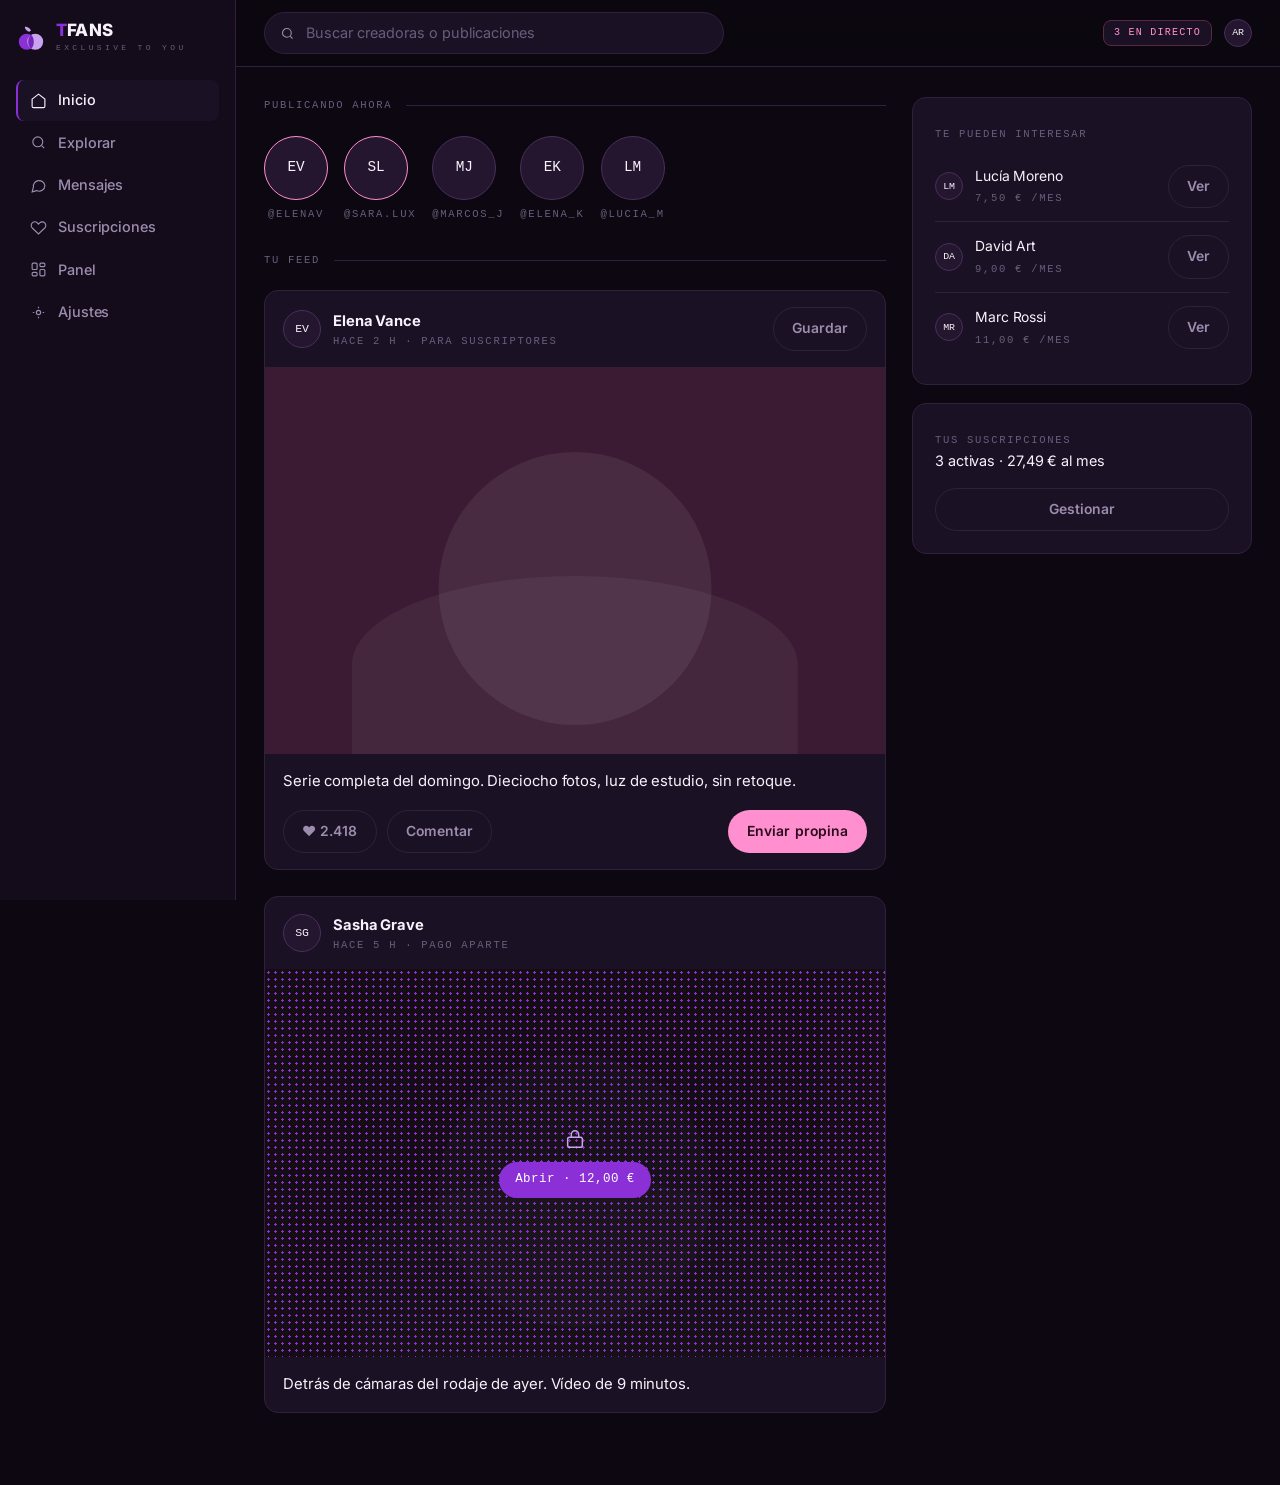
<file: inicio.html>
<!DOCTYPE html>
<html lang="es">
<head>
<meta charset="utf-8">
<meta name="viewport" content="width=device-width, initial-scale=1">
<title>TFANS · Inicio</title>
<link rel="preconnect" href="https://fonts.googleapis.com">
<link rel="preconnect" href="https://fonts.gstatic.com" crossorigin>
<link rel="stylesheet" href="assets/tfans.css">
</head>
<body>
<div class="shell">
  <aside class="rail">
    <a class="brand" href="index.html">
      <span class="mark"><svg viewBox="0 0 32 32" aria-hidden="true">
        <path d="M16 8c-1.6-3-4.4-4.2-6.6-3.8.2 2.4 2.2 4.6 5 5.2" fill="#C9A3F0"/>
        <circle cx="11.5" cy="20" r="8.5" fill="#8B2FD6"/>
        <circle cx="20.5" cy="20" r="8.5" fill="#C9A3F0"/>
        <path d="M16 12.4c1.9 1.6 3 4.3 3 7.6s-1.1 6-3 7.6c-1.9-1.6-3-4.3-3-7.6s1.1-6 3-7.6z" fill="#7526B8"/>
      </svg></span>
      <span><span class="wordmark"><span>T</span>FANS</span><span class="tagline">Exclusive to you</span></span>
    </a>
    <nav class="rail-nav">
      <a href="inicio.html" data-k="inicio" aria-current="page"><svg viewBox="0 0 24 24"><path d="M3 10l9-7 9 7v10a2 2 0 0 1-2 2H5a2 2 0 0 1-2-2z"/></svg>Inicio</a>
      <a href="explorar.html" data-k="explorar"><svg viewBox="0 0 24 24"><circle cx="11" cy="11" r="7"/><path d="M20 20l-3.5-3.5"/></svg>Explorar</a>
      <a href="mensajes.html" data-k="mensajes"><svg viewBox="0 0 24 24"><path d="M21 12a8 8 0 0 1-11.5 7.2L3 21l1.8-6.5A8 8 0 1 1 21 12z"/></svg>Mensajes</a>
      <a href="suscripciones.html" data-k="suscripciones"><svg viewBox="0 0 24 24"><path d="M20.8 5.6a5 5 0 0 0-7.1 0L12 7.3l-1.7-1.7a5 5 0 1 0-7.1 7.1L12 21l8.8-8.3a5 5 0 0 0 0-7.1z"/></svg>Suscripciones</a>
      <a href="panel.html" data-k="panel"><svg viewBox="0 0 24 24"><rect x="3" y="3" width="7" height="9" rx="1.5"/><rect x="14" y="3" width="7" height="5" rx="1.5"/><rect x="14" y="12" width="7" height="9" rx="1.5"/><rect x="3" y="16" width="7" height="5" rx="1.5"/></svg>Panel</a>
      <a href="ajustes.html" data-k="ajustes"><svg viewBox="0 0 24 24"><circle cx="12" cy="12" r="3"/><path d="M4 12h2m12 0h2M12 4v2m0 12v2"/></svg>Ajustes</a>
    </nav>
  </aside>
  <main class="main">
    <div class="topbar">
      <div class="search">
        <svg viewBox="0 0 24 24"><circle cx="11" cy="11" r="7"/><path d="M20 20l-3.5-3.5"/></svg>
        <input type="search" placeholder="Buscar creadoras o publicaciones">
      </div>
      <div class="row" style="margin-left:auto">
        <span class="tag tag-live plain">3 en directo</span>
        <div class="av av-sm">AR</div>
      </div>
    </div>

    <div class="wrap sidebar-layout" style="align-items:start">
      <div>
        <div class="rule"><span class="micro">Publicando ahora</span></div>
        <div class="row mb-3" style="gap:16px;overflow:auto;padding-bottom:4px">
          <a class="stack center" style="gap:6px" href="perfil.html"><div class="av av-lg ring" style="width:64px;height:64px;font-size:0.9rem">EV</div><span class="micro">@elenav</span></a>
          <a class="stack center" style="gap:6px" href="perfil.html"><div class="av av-lg ring" style="width:64px;height:64px;font-size:0.9rem">SL</div><span class="micro">@sara.lux</span></a>
          <a class="stack center" style="gap:6px" href="perfil.html"><div class="av av-lg" style="width:64px;height:64px;font-size:0.9rem">MJ</div><span class="micro">@marcos_j</span></a>
          <a class="stack center" style="gap:6px" href="perfil.html"><div class="av av-lg" style="width:64px;height:64px;font-size:0.9rem">EK</div><span class="micro">@elena_k</span></a>
          <a class="stack center" style="gap:6px" href="perfil.html"><div class="av av-lg" style="width:64px;height:64px;font-size:0.9rem">LM</div><span class="micro">@lucia_m</span></a>
        </div>

        <div class="rule"><span class="micro">Tu feed</span></div>

        <article class="card card-flush mb-3">
          <div class="row" style="padding:16px 18px">
            <div class="av">EV</div>
            <div><strong style="font-size:0.92rem">Elena Vance</strong><span class="micro" style="display:block">hace 2 h · para suscriptores</span></div>
            <button class="btn btn-quiet" style="margin-left:auto">Guardar</button>
          </div>
          <div class="plate wide" style="border-radius:0"><div class="plate-fill b"></div></div>
          <div style="padding:16px 18px">
            <p style="margin:0;font-size:0.93rem">Serie completa del domingo. Dieciocho fotos, luz de estudio, sin retoque.</p>
            <div class="row mt-2" style="gap:10px">
              <button class="btn btn-quiet">♥ 2.418</button>
              <button class="btn btn-quiet">Comentar</button>
              <button class="btn btn-pink" style="margin-left:auto">Enviar propina</button>
            </div>
          </div>
        </article>

        <article class="card card-flush">
          <div class="row" style="padding:16px 18px">
            <div class="av">SG</div>
            <div><strong style="font-size:0.92rem">Sasha Grave</strong><span class="micro" style="display:block">hace 5 h · pago aparte</span></div>
          </div>
          <div class="plate wide" style="border-radius:0">
            <div class="plate-fill f"></div>
            <div class="veil">
              <svg class="lock" viewBox="0 0 24 24"><rect x="4" y="10" width="16" height="11" rx="2"/><path d="M8 10V7a4 4 0 0 1 8 0v3"/></svg>
              <button class="price">Abrir · 12,00 €</button>
            </div>
          </div>
          <div style="padding:16px 18px">
            <p style="margin:0;font-size:0.93rem">Detrás de cámaras del rodaje de ayer. Vídeo de 9 minutos.</p>
          </div>
        </article>
      </div>

      <div class="stack" style="gap:18px;position:sticky;top:78px">
        <div class="card">
          <span class="micro">Te pueden interesar</span>
          <div class="feed-item mt-1" style="align-items:center"><div class="av av-sm">LM</div><div><p>Lucía Moreno</p><span class="micro">7,50 € /mes</span></div><a class="btn btn-quiet" style="margin-left:auto" href="perfil.html">Ver</a></div>
          <div class="feed-item" style="align-items:center"><div class="av av-sm">DA</div><div><p>David Art</p><span class="micro">9,00 € /mes</span></div><a class="btn btn-quiet" style="margin-left:auto" href="perfil.html">Ver</a></div>
          <div class="feed-item" style="align-items:center"><div class="av av-sm">MR</div><div><p>Marc Rossi</p><span class="micro">11,00 € /mes</span></div><a class="btn btn-quiet" style="margin-left:auto" href="perfil.html">Ver</a></div>
        </div>
        <div class="card">
          <span class="micro">Tus suscripciones</span>
          <p class="mt-1" style="margin:0;font-size:0.9rem">3 activas · 27,49 € al mes</p>
          <a class="btn btn-quiet btn-block mt-2" href="suscripciones.html">Gestionar</a>
        </div>
      </div>
    </div>
  </main>
</div>
</body>
</html>
</file>
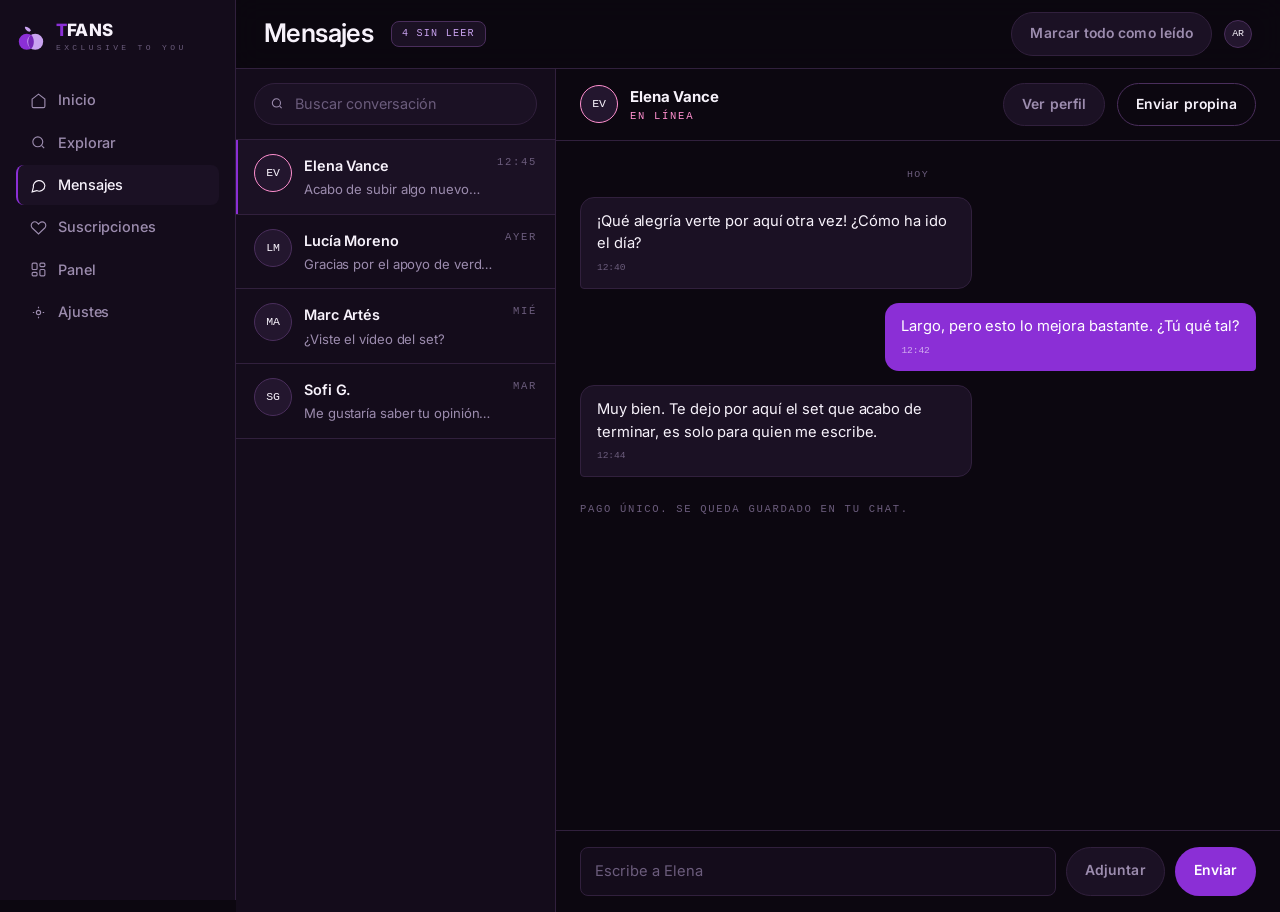
<file: mensajes.html>
<!DOCTYPE html>
<html lang="es">
<head>
<meta charset="utf-8">
<meta name="viewport" content="width=device-width, initial-scale=1">
<title>TFANS · Mensajes</title>
<link rel="preconnect" href="https://fonts.googleapis.com">
<link rel="preconnect" href="https://fonts.gstatic.com" crossorigin>
<link rel="stylesheet" href="assets/tfans.css">
</head>
<body>
<div class="shell">

  <aside class="rail">
    <a class="brand" href="index.html">
      <span class="mark"><svg viewBox="0 0 32 32" aria-hidden="true">
        <path d="M16 8c-1.6-3-4.4-4.2-6.6-3.8.2 2.4 2.2 4.6 5 5.2" fill="#C9A3F0"/>
        <circle cx="11.5" cy="20" r="8.5" fill="#8B2FD6"/>
        <circle cx="20.5" cy="20" r="8.5" fill="#C9A3F0"/>
        <path d="M16 12.4c1.9 1.6 3 4.3 3 7.6s-1.1 6-3 7.6c-1.9-1.6-3-4.3-3-7.6s1.1-6 3-7.6z" fill="#7526B8"/>
      </svg></span>
      <span><span class="wordmark"><span>T</span>FANS</span><span class="tagline">Exclusive to you</span></span>
    </a>
    <nav class="rail-nav">
      <a href="inicio.html"><svg viewBox="0 0 24 24"><path d="M3 10l9-7 9 7v10a2 2 0 0 1-2 2H5a2 2 0 0 1-2-2z"/></svg>Inicio</a>
      <a href="explorar.html"><svg viewBox="0 0 24 24"><circle cx="11" cy="11" r="7"/><path d="M20 20l-3.5-3.5"/></svg>Explorar</a>
      <a href="mensajes.html" aria-current="page"><svg viewBox="0 0 24 24"><path d="M21 12a8 8 0 0 1-11.5 7.2L3 21l1.8-6.5A8 8 0 1 1 21 12z"/></svg>Mensajes</a>
      <a href="suscripciones.html"><svg viewBox="0 0 24 24"><path d="M20.8 5.6a5 5 0 0 0-7.1 0L12 7.3l-1.7-1.7a5 5 0 1 0-7.1 7.1L12 21l8.8-8.3a5 5 0 0 0 0-7.1z"/></svg>Suscripciones</a>
      <a href="panel.html"><svg viewBox="0 0 24 24"><rect x="3" y="3" width="7" height="9" rx="1.5"/><rect x="14" y="3" width="7" height="5" rx="1.5"/><rect x="14" y="12" width="7" height="9" rx="1.5"/><rect x="3" y="16" width="7" height="5" rx="1.5"/></svg>Panel</a>
      <a href="ajustes.html"><svg viewBox="0 0 24 24"><circle cx="12" cy="12" r="3"/><path d="M4 12h2m12 0h2M12 4v2m0 12v2"/></svg>Ajustes</a>
    </nav>
  </aside>

  <main class="main">
    <div class="topbar">
      <h1 class="d-md">Mensajes</h1>
      <span class="tag tag-vip plain">4 sin leer</span>
      <div class="row" style="margin-left:auto">
        <button class="btn btn-quiet">Marcar todo como leído</button>
        <div class="av av-sm">AR</div>
      </div>
    </div>

    <div class="chat">
      <div class="chat-list">
        <div style="padding:14px 18px;border-bottom:1px solid var(--line)">
          <div class="search" style="max-width:none">
            <svg viewBox="0 0 24 24"><circle cx="11" cy="11" r="7"/><path d="M20 20l-3.5-3.5"/></svg>
            <input type="search" placeholder="Buscar conversación">
          </div>
        </div>

        <div class="chat-row" aria-current="true">
          <div class="av ring">EV</div>
          <div style="min-width:0">
            <strong>Elena Vance</strong>
            <p>Acabo de subir algo nuevo…</p>
          </div>
          <span class="micro" style="margin-left:auto">12:45</span>
        </div>

        <div class="chat-row">
          <div class="av">LM</div>
          <div style="min-width:0"><strong>Lucía Moreno</strong><p>Gracias por el apoyo de verdad</p></div>
          <span class="micro" style="margin-left:auto">Ayer</span>
        </div>

        <div class="chat-row">
          <div class="av">MA</div>
          <div style="min-width:0"><strong>Marc Artés</strong><p>¿Viste el vídeo del set?</p></div>
          <span class="micro" style="margin-left:auto">Mié</span>
        </div>

        <div class="chat-row">
          <div class="av">SG</div>
          <div style="min-width:0"><strong>Sofi G.</strong><p>Me gustaría saber tu opinión…</p></div>
          <span class="micro" style="margin-left:auto">Mar</span>
        </div>
      </div>

      <div class="chat-panel">
        <div class="chat-head">
          <div class="av ring">EV</div>
          <div>
            <strong>Elena Vance</strong>
            <span class="micro" style="display:block;color:var(--pink)">En línea</span>
          </div>
          <div class="row" style="margin-left:auto">
            <a class="btn btn-quiet" href="perfil.html">Ver perfil</a>
            <button class="btn btn-ghost">Enviar propina</button>
          </div>
        </div>

        <div class="chat-body">
          <span class="day-sep">Hoy</span>

          <div class="bubble from-them">
            ¡Qué alegría verte por aquí otra vez! ¿Cómo ha ido el día?
            <time>12:40</time>
          </div>

          <div class="bubble from-me">
            Largo, pero esto lo mejora bastante. ¿Tú qué tal?
            <time>12:42</time>
          </div>

          <div class="bubble from-them">
            Muy bien. Te dejo por aquí el set que acabo de terminar, es solo para quien me escribe.
            <time>12:44</time>
          </div>

          <div class="plate wide" style="max-width:340px;align-self:flex-start">
            <div class="plate-fill b"></div>
            <div class="veil">
              <svg class="lock" viewBox="0 0 24 24"><rect x="4" y="10" width="16" height="11" rx="2"/><path d="M8 10V7a4 4 0 0 1 8 0v3"/></svg>
              <button class="price">Abrir · 15,00 €</button>
            </div>
            <span class="plate-meta">6 fotos · 1 vídeo</span>
          </div>
          <p class="micro" style="align-self:flex-start;margin:-4px 0 0">Pago único. Se queda guardado en tu chat.</p>
        </div>

        <div class="chat-compose">
          <input class="input" placeholder="Escribe a Elena">
          <button class="btn btn-quiet">Adjuntar</button>
          <button class="btn btn-primary">Enviar</button>
        </div>
      </div>
    </div>
  </main>
</div>
</body>
</html>
</file>
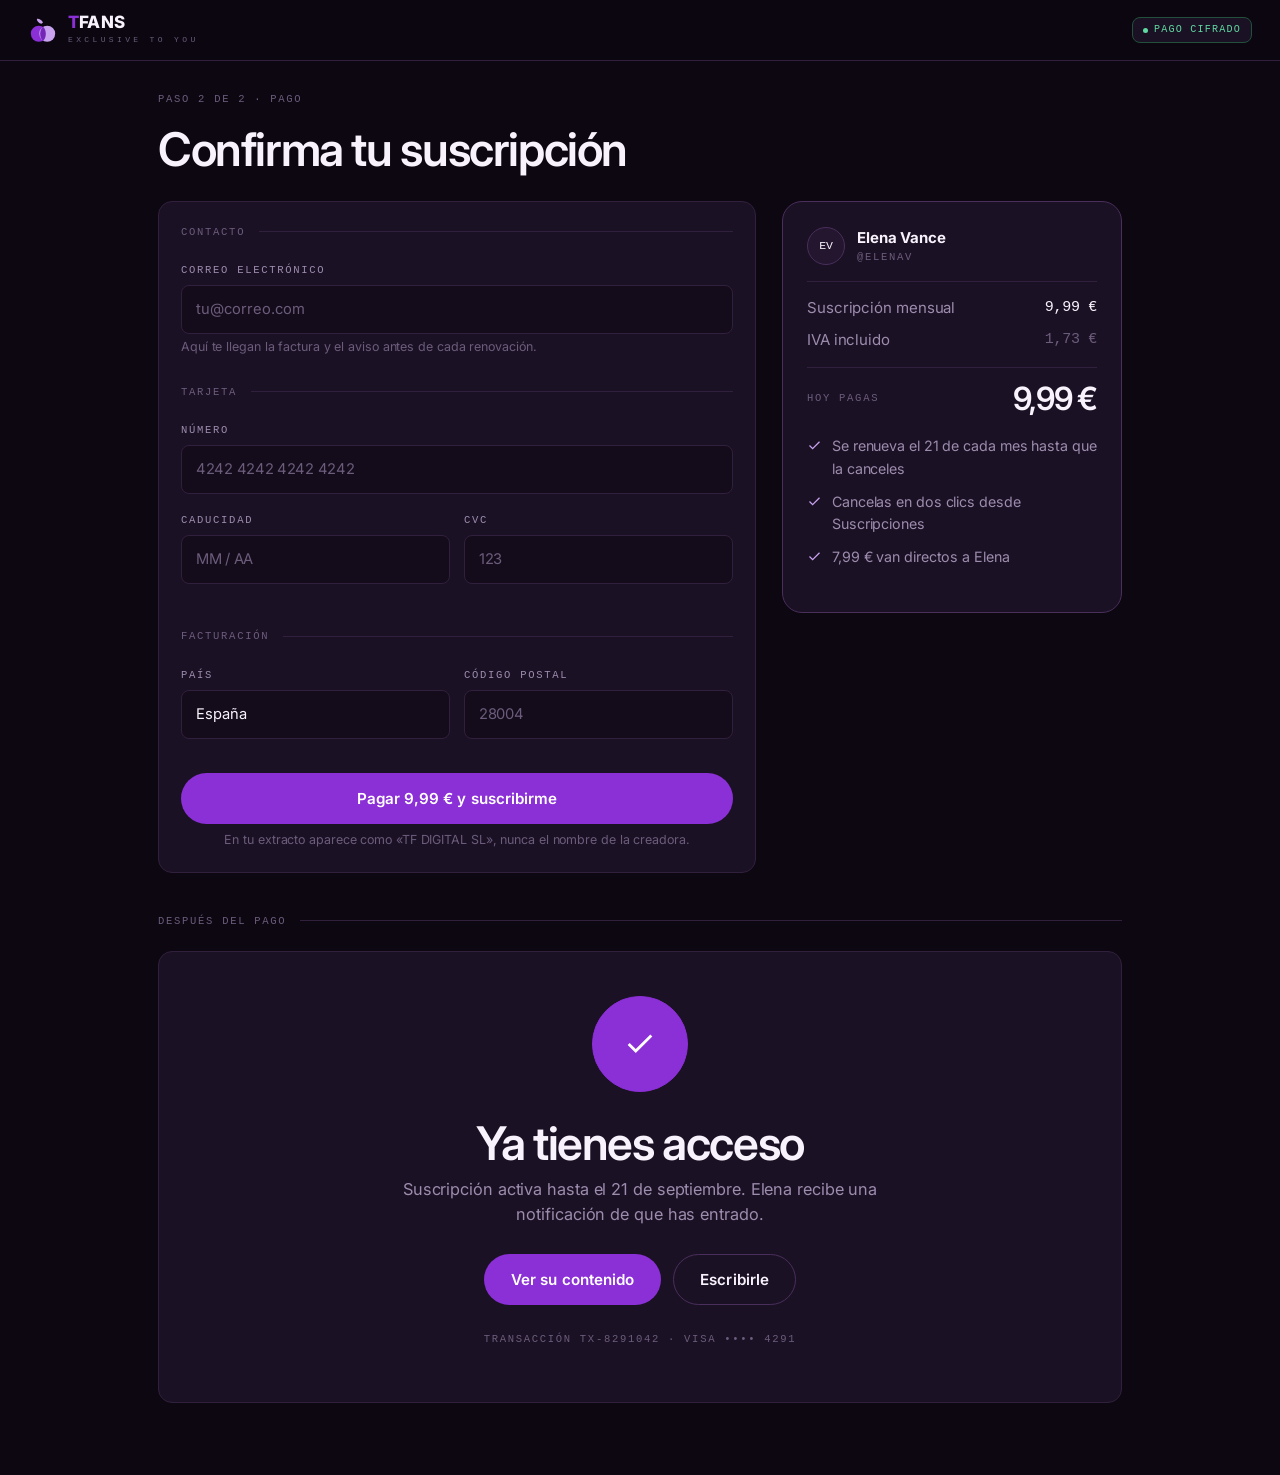
<file: pago.html>
<!DOCTYPE html>
<html lang="es">
<head>
<meta charset="utf-8">
<meta name="viewport" content="width=device-width, initial-scale=1">
<title>TFANS · Confirmar suscripción</title>
<link rel="preconnect" href="https://fonts.googleapis.com">
<link rel="preconnect" href="https://fonts.gstatic.com" crossorigin>
<link rel="stylesheet" href="assets/tfans.css">
</head>
<body>
<header class="nav">
  <div class="nav-in">
    <a class="brand" href="index.html">
      <span class="mark"><svg viewBox="0 0 32 32" aria-hidden="true">
        <path d="M16 8c-1.6-3-4.4-4.2-6.6-3.8.2 2.4 2.2 4.6 5 5.2" fill="#C9A3F0"/>
        <circle cx="11.5" cy="20" r="8.5" fill="#8B2FD6"/>
        <circle cx="20.5" cy="20" r="8.5" fill="#C9A3F0"/>
        <path d="M16 12.4c1.9 1.6 3 4.3 3 7.6s-1.1 6-3 7.6c-1.9-1.6-3-4.3-3-7.6s1.1-6 3-7.6z" fill="#7526B8"/>
      </svg></span>
      <span><span class="wordmark"><span>T</span>FANS</span><span class="tagline">Exclusive to you</span></span>
    </a>
    <div class="nav-actions"><span class="tag tag-ok">Pago cifrado</span></div>
  </div>
</header>

<div class="wrap" style="max-width:1020px">
  <div class="micro mb-2">Paso 2 de 2 · Pago</div>
  <h1 class="d-lg mb-3">Confirma tu suscripción</h1>

  <div class="sidebar-layout">
    <form class="card" onsubmit="return false">
      <div class="rule"><span class="micro">Contacto</span></div>
      <label class="field">
        <span class="micro">Correo electrónico</span>
        <input class="input" type="email" placeholder="tu@correo.com">
        <span class="hint">Aquí te llegan la factura y el aviso antes de cada renovación.</span>
      </label>

      <div class="rule mt-3"><span class="micro">Tarjeta</span></div>
      <label class="field">
        <span class="micro">Número</span>
        <input class="input num" inputmode="numeric" placeholder="4242 4242 4242 4242">
      </label>
      <div class="grid g-2" style="gap:14px">
        <label class="field"><span class="micro">Caducidad</span><input class="input num" placeholder="MM / AA"></label>
        <label class="field"><span class="micro">CVC</span><input class="input num" placeholder="123"></label>
      </div>

      <div class="rule mt-3"><span class="micro">Facturación</span></div>
      <div class="grid g-2" style="gap:14px">
        <label class="field"><span class="micro">País</span><input class="input" value="España"></label>
        <label class="field"><span class="micro">Código postal</span><input class="input num" placeholder="28004"></label>
      </div>

      <button class="btn btn-primary btn-block btn-lg mt-2">Pagar 9,99 € y suscribirme</button>
      <p class="hint center">En tu extracto aparece como «TF DIGITAL SL», nunca el nombre de la creadora.</p>
    </form>

    <aside class="stack" style="gap:18px;position:sticky;top:80px">
      <div class="sub-card">
        <div class="row mb-2"><div class="av">EV</div><div><strong>Elena Vance</strong><span class="micro" style="display:block">@elenav</span></div></div>
        <div class="row-between" style="padding-top:14px;border-top:1px solid var(--line)"><span class="muted">Suscripción mensual</span><span class="num">9,99 €</span></div>
        <div class="row-between mt-1"><span class="muted">IVA incluido</span><span class="num faint">1,73 €</span></div>
        <div class="row-between mt-2" style="padding-top:14px;border-top:1px solid var(--line)">
          <span class="micro">Hoy pagas</span><span class="sub-price" style="font-size:2rem">9,99 €</span>
        </div>
        <ul class="sub-list">
          <li><svg viewBox="0 0 24 24"><path d="M20 6L9 17l-5-5"/></svg>Se renueva el 21 de cada mes hasta que la canceles</li>
          <li><svg viewBox="0 0 24 24"><path d="M20 6L9 17l-5-5"/></svg>Cancelas en dos clics desde Suscripciones</li>
          <li><svg viewBox="0 0 24 24"><path d="M20 6L9 17l-5-5"/></svg>7,99 € van directos a Elena</li>
        </ul>
      </div>
    </aside>
  </div>

  <div class="rule mt-4"><span class="micro">Después del pago</span></div>
  <div class="card center" style="padding:44px 24px">
    <div class="av av-lg" style="margin:0 auto;background:var(--violet);border-color:var(--violet)">
      <svg viewBox="0 0 24 24" width="34" height="34" fill="none" stroke="#fff" stroke-width="2"><path d="M20 6L9 17l-5-5"/></svg>
    </div>
    <h2 class="d-lg mt-3">Ya tienes acceso</h2>
    <p class="lead mt-1" style="margin:8px auto 0">Suscripción activa hasta el 21 de septiembre. Elena recibe una notificación de que has entrado.</p>
    <div class="row mt-3" style="justify-content:center">
      <a class="btn btn-primary btn-lg" href="perfil.html">Ver su contenido</a>
      <a class="btn btn-ghost btn-lg" href="mensajes.html">Escribirle</a>
    </div>
    <p class="micro mt-3">Transacción TX-8291042 · Visa •••• 4291</p>
  </div>
</div>
</body>
</html>
</file>
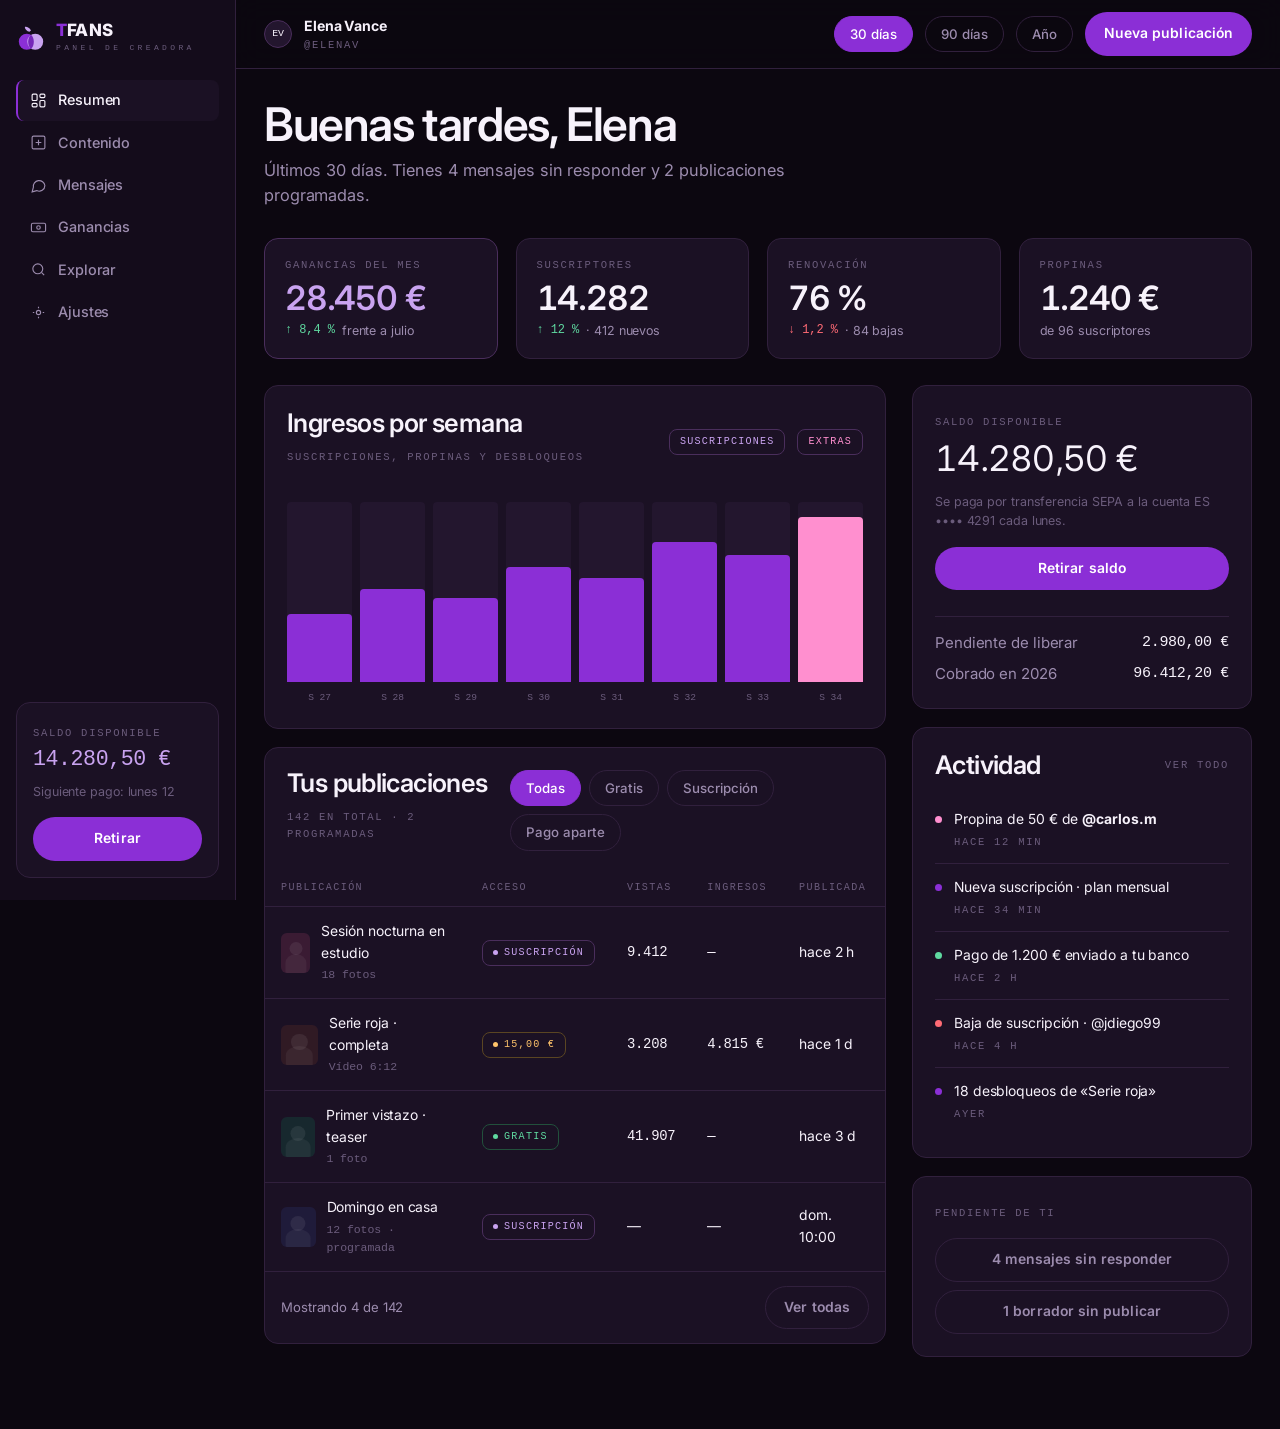
<file: panel.html>
<!DOCTYPE html>
<html lang="es">
<head>
<meta charset="utf-8">
<meta name="viewport" content="width=device-width, initial-scale=1">
<title>TFANS · Panel de creadora</title>
<link rel="preconnect" href="https://fonts.googleapis.com">
<link rel="preconnect" href="https://fonts.gstatic.com" crossorigin>
<link rel="stylesheet" href="assets/tfans.css">
</head>
<body>
<div class="shell">

  <aside class="rail">
    <a class="brand" href="index.html">
      <span class="mark"><svg viewBox="0 0 32 32" aria-hidden="true">
        <path d="M16 8c-1.6-3-4.4-4.2-6.6-3.8.2 2.4 2.2 4.6 5 5.2" fill="#C9A3F0"/>
        <circle cx="11.5" cy="20" r="8.5" fill="#8B2FD6"/>
        <circle cx="20.5" cy="20" r="8.5" fill="#C9A3F0"/>
        <path d="M16 12.4c1.9 1.6 3 4.3 3 7.6s-1.1 6-3 7.6c-1.9-1.6-3-4.3-3-7.6s1.1-6 3-7.6z" fill="#7526B8"/>
      </svg></span>
      <span><span class="wordmark"><span>T</span>FANS</span><span class="tagline">Panel de creadora</span></span>
    </a>

    <nav class="rail-nav">
      <a href="panel.html" aria-current="page"><svg viewBox="0 0 24 24"><rect x="3" y="3" width="7" height="9" rx="1.5"/><rect x="14" y="3" width="7" height="5" rx="1.5"/><rect x="14" y="12" width="7" height="9" rx="1.5"/><rect x="3" y="16" width="7" height="5" rx="1.5"/></svg>Resumen</a>
      <a href="publicar.html"><svg viewBox="0 0 24 24"><rect x="3" y="3" width="18" height="18" rx="2"/><path d="M12 8v8M8 12h8"/></svg>Contenido</a>
      <a href="mensajes.html"><svg viewBox="0 0 24 24"><path d="M21 12a8 8 0 0 1-11.5 7.2L3 21l1.8-6.5A8 8 0 1 1 21 12z"/></svg>Mensajes</a>
      <a href="panel.html#ganancias"><svg viewBox="0 0 24 24"><rect x="2" y="6" width="20" height="12" rx="2"/><circle cx="12" cy="12" r="2.5"/></svg>Ganancias</a>
      <a href="explorar.html"><svg viewBox="0 0 24 24"><circle cx="11" cy="11" r="7"/><path d="M20 20l-3.5-3.5"/></svg>Explorar</a>
      <a href="ajustes.html"><svg viewBox="0 0 24 24"><circle cx="12" cy="12" r="3"/><path d="M4 12h2m12 0h2M12 4v2m0 12v2"/></svg>Ajustes</a>
    </nav>

    <div class="rail-foot">
      <div class="card" style="padding:16px">
        <span class="micro">Saldo disponible</span>
        <p class="num mt-1" style="margin:0;font-size:1.35rem;color:var(--lilac)">14.280,50 €</p>
        <p class="hint">Siguiente pago: lunes 12</p>
        <a class="btn btn-primary btn-block mt-2" href="#ganancias">Retirar</a>
      </div>
    </div>
  </aside>

  <main class="main">
    <div class="topbar">
      <div class="row">
        <div class="av av-sm">EV</div>
        <div>
          <strong style="font-size:0.88rem">Elena Vance</strong>
          <span class="micro" style="display:block">@elenav</span>
        </div>
      </div>
      <div class="row" style="margin-left:auto">
        <button class="chip" aria-pressed="true">30 días</button>
        <button class="chip">90 días</button>
        <button class="chip">Año</button>
        <a class="btn btn-primary" href="publicar.html">Nueva publicación</a>
      </div>
    </div>

    <div class="wrap">
      <div class="page-head">
        <div>
          <h1 class="d-lg">Buenas tardes, Elena</h1>
          <p class="lead mt-1">Últimos 30 días. Tienes 4 mensajes sin responder y 2 publicaciones programadas.</p>
        </div>
      </div>

      <div class="grid g-4 mb-3">
        <div class="metric accent">
          <span class="micro">Ganancias del mes</span>
          <span class="metric-val num">28.450 €</span>
          <span class="metric-foot"><span class="delta-up">↑ 8,4 %</span> frente a julio</span>
        </div>
        <div class="metric">
          <span class="micro">Suscriptores</span>
          <span class="metric-val num">14.282</span>
          <span class="metric-foot"><span class="delta-up">↑ 12 %</span> · 412 nuevos</span>
        </div>
        <div class="metric">
          <span class="micro">Renovación</span>
          <span class="metric-val num">76 %</span>
          <span class="metric-foot"><span class="delta-down">↓ 1,2 %</span> · 84 bajas</span>
        </div>
        <div class="metric">
          <span class="micro">Propinas</span>
          <span class="metric-val num">1.240 €</span>
          <span class="metric-foot">de 96 suscriptores</span>
        </div>
      </div>

      <div class="sidebar-layout">
        <div class="stack" style="gap:18px">

          <section class="card">
            <div class="row-between mb-2">
              <div>
                <h2 class="d-md">Ingresos por semana</h2>
                <p class="micro">Suscripciones, propinas y desbloqueos</p>
              </div>
              <div class="row">
                <span class="tag plain" style="color:var(--lilac)">Suscripciones</span>
                <span class="tag plain" style="color:var(--pink)">Extras</span>
              </div>
            </div>
            <div class="chart">
              <div class="bar" style="height:100%"><i style="height:38%"></i></div>
              <div class="bar" style="height:100%"><i style="height:52%"></i></div>
              <div class="bar" style="height:100%"><i style="height:47%"></i></div>
              <div class="bar" style="height:100%"><i style="height:64%"></i></div>
              <div class="bar" style="height:100%"><i style="height:58%"></i></div>
              <div class="bar" style="height:100%"><i style="height:78%"></i></div>
              <div class="bar" style="height:100%"><i style="height:71%"></i></div>
              <div class="bar" style="height:100%"><i style="height:92%;background:var(--pink)"></i></div>
            </div>
            <div class="chart-x">
              <span>S 27</span><span>S 28</span><span>S 29</span><span>S 30</span>
              <span>S 31</span><span>S 32</span><span>S 33</span><span>S 34</span>
            </div>
          </section>

          <section class="card card-flush">
            <div class="row-between" style="padding:20px 22px 16px">
              <div>
                <h2 class="d-md">Tus publicaciones</h2>
                <p class="micro">142 en total · 2 programadas</p>
              </div>
              <div class="chips">
                <button class="chip" aria-pressed="true">Todas</button>
                <button class="chip">Gratis</button>
                <button class="chip">Suscripción</button>
                <button class="chip">Pago aparte</button>
              </div>
            </div>
            <table class="table">
              <thead>
                <tr><th>Publicación</th><th>Acceso</th><th>Vistas</th><th>Ingresos</th><th>Publicada</th></tr>
              </thead>
              <tbody>
                <tr>
                  <td><div class="cell-user"><div class="plate" style="width:40px;height:40px;aspect-ratio:1;border-radius:6px"><div class="plate-fill b"></div></div><span>Sesión nocturna en estudio<em>18 fotos</em></span></div></td>
                  <td><span class="tag tag-vip">Suscripción</span></td>
                  <td class="num">9.412</td>
                  <td class="num lilac">—</td>
                  <td class="muted">hace 2 h</td>
                </tr>
                <tr>
                  <td><div class="cell-user"><div class="plate" style="width:40px;height:40px;aspect-ratio:1;border-radius:6px"><div class="plate-fill f"></div></div><span>Serie roja · completa<em>Vídeo 6:12</em></span></div></td>
                  <td><span class="tag tag-warn">15,00 €</span></td>
                  <td class="num">3.208</td>
                  <td class="num lilac">4.815 €</td>
                  <td class="muted">hace 1 d</td>
                </tr>
                <tr>
                  <td><div class="cell-user"><div class="plate" style="width:40px;height:40px;aspect-ratio:1;border-radius:6px"><div class="plate-fill e"></div></div><span>Primer vistazo · teaser<em>1 foto</em></span></div></td>
                  <td><span class="tag tag-ok">Gratis</span></td>
                  <td class="num">41.907</td>
                  <td class="num faint">—</td>
                  <td class="muted">hace 3 d</td>
                </tr>
                <tr>
                  <td><div class="cell-user"><div class="plate" style="width:40px;height:40px;aspect-ratio:1;border-radius:6px"><div class="plate-fill c"></div></div><span>Domingo en casa<em>12 fotos · programada</em></span></div></td>
                  <td><span class="tag tag-vip">Suscripción</span></td>
                  <td class="faint">—</td>
                  <td class="faint">—</td>
                  <td class="muted">dom. 10:00</td>
                </tr>
              </tbody>
            </table>
            <div class="table-foot">
              <span>Mostrando 4 de 142</span>
              <button class="btn btn-quiet">Ver todas</button>
            </div>
          </section>
        </div>

        <div class="stack" style="gap:18px">
          <section class="card" id="ganancias">
            <span class="micro">Saldo disponible</span>
            <p class="num mt-1" style="margin:0;font-size:2.2rem;font-family:var(--display)">14.280,50 €</p>
            <p class="hint">Se paga por transferencia SEPA a la cuenta ES •••• 4291 cada lunes.</p>
            <button class="btn btn-primary btn-block mt-2">Retirar saldo</button>
            <div class="row-between mt-3" style="padding-top:14px;border-top:1px solid var(--line)">
              <span class="muted">Pendiente de liberar</span><span class="num">2.980,00 €</span>
            </div>
            <div class="row-between mt-1"><span class="muted">Cobrado en 2026</span><span class="num">96.412,20 €</span></div>
          </section>

          <section class="card">
            <div class="row-between mb-2">
              <h2 class="d-md">Actividad</h2>
              <a class="micro" href="#">Ver todo</a>
            </div>
            <div class="feed-item"><span class="dot pink"></span><div><p>Propina de 50 € de <strong>@carlos.m</strong></p><span class="micro">Hace 12 min</span></div></div>
            <div class="feed-item"><span class="dot"></span><div><p>Nueva suscripción · plan mensual</p><span class="micro">Hace 34 min</span></div></div>
            <div class="feed-item"><span class="dot ok"></span><div><p>Pago de 1.200 € enviado a tu banco</p><span class="micro">Hace 2 h</span></div></div>
            <div class="feed-item"><span class="dot bad"></span><div><p>Baja de suscripción · @jdiego99</p><span class="micro">Hace 4 h</span></div></div>
            <div class="feed-item"><span class="dot"></span><div><p>18 desbloqueos de «Serie roja»</p><span class="micro">Ayer</span></div></div>
          </section>

          <section class="card">
            <span class="micro">Pendiente de ti</span>
            <div class="stack mt-2">
              <a class="btn btn-quiet btn-block" href="mensajes.html">4 mensajes sin responder</a>
              <a class="btn btn-quiet btn-block" href="publicar.html">1 borrador sin publicar</a>
            </div>
          </section>
        </div>
      </div>
    </div>
  </main>
</div>
</body>
</html>
</file>
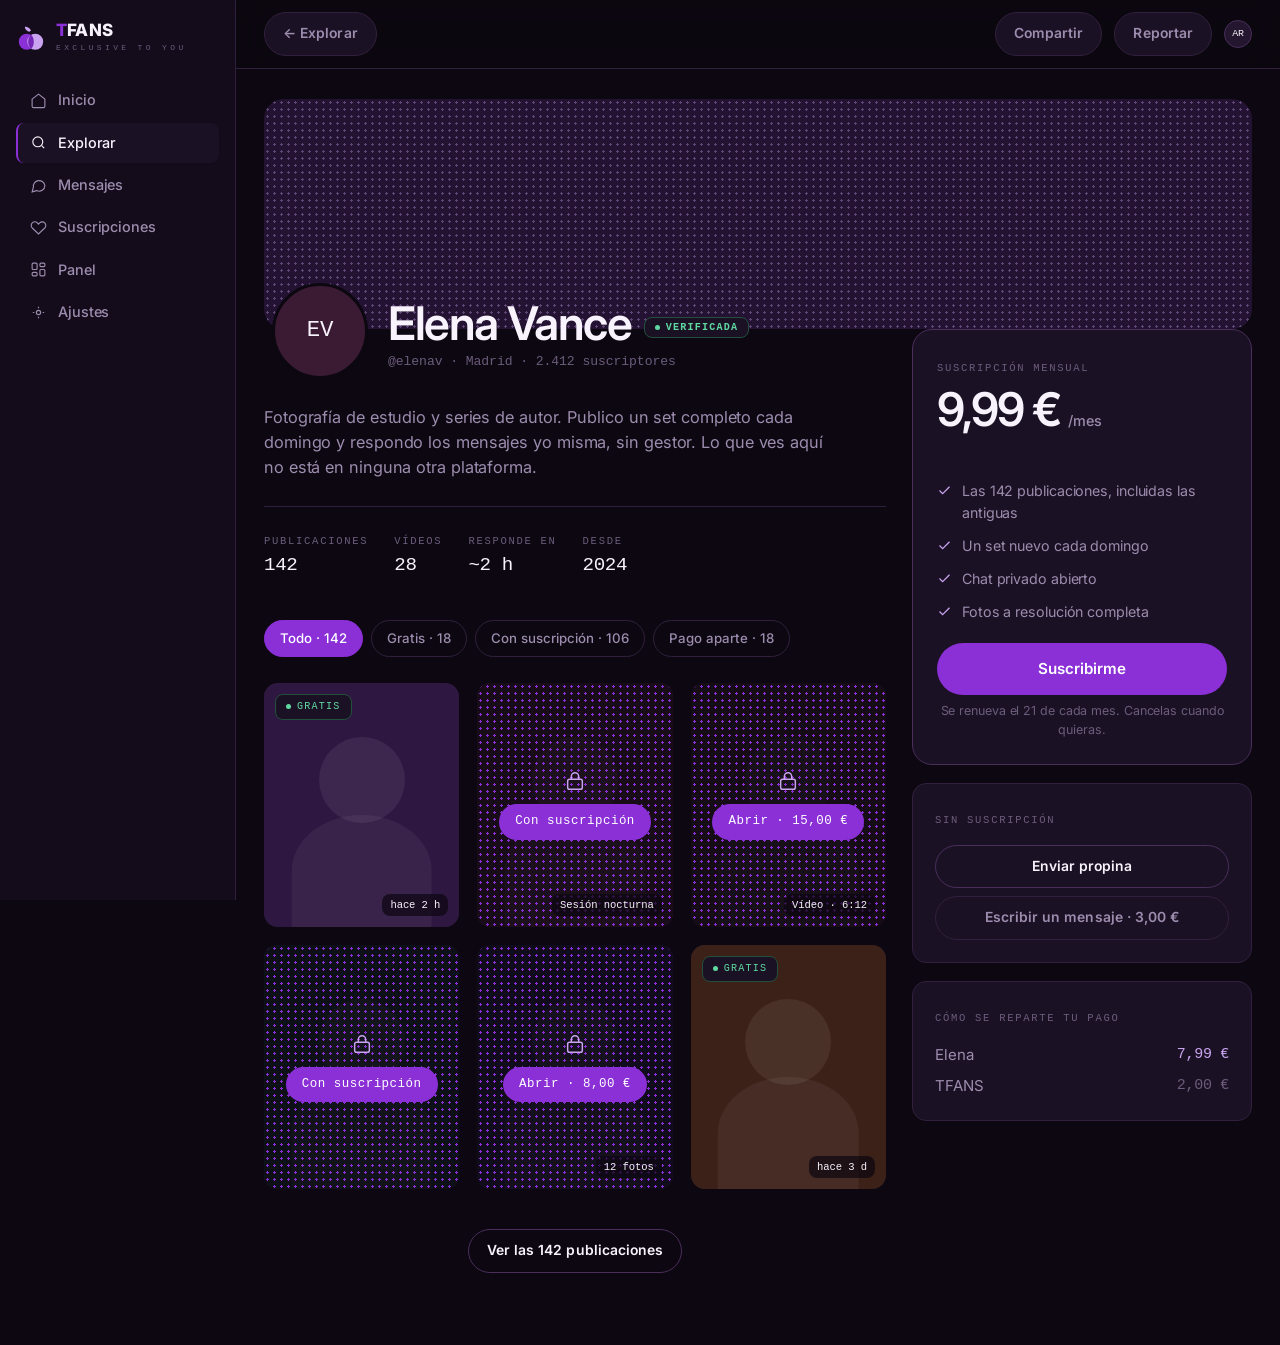
<file: perfil.html>
<!DOCTYPE html>
<html lang="es">
<head>
<meta charset="utf-8">
<meta name="viewport" content="width=device-width, initial-scale=1">
<title>TFANS · Elena Vance</title>
<link rel="preconnect" href="https://fonts.googleapis.com">
<link rel="preconnect" href="https://fonts.gstatic.com" crossorigin>
<link rel="stylesheet" href="assets/tfans.css">
</head>
<body>
<div class="shell">

  <aside class="rail">
    <a class="brand" href="index.html">
      <span class="mark"><svg viewBox="0 0 32 32" aria-hidden="true">
        <path d="M16 8c-1.6-3-4.4-4.2-6.6-3.8.2 2.4 2.2 4.6 5 5.2" fill="#C9A3F0"/>
        <circle cx="11.5" cy="20" r="8.5" fill="#8B2FD6"/>
        <circle cx="20.5" cy="20" r="8.5" fill="#C9A3F0"/>
        <path d="M16 12.4c1.9 1.6 3 4.3 3 7.6s-1.1 6-3 7.6c-1.9-1.6-3-4.3-3-7.6s1.1-6 3-7.6z" fill="#7526B8"/>
      </svg></span>
      <span><span class="wordmark"><span>T</span>FANS</span><span class="tagline">Exclusive to you</span></span>
    </a>
    <nav class="rail-nav">
      <a href="inicio.html"><svg viewBox="0 0 24 24"><path d="M3 10l9-7 9 7v10a2 2 0 0 1-2 2H5a2 2 0 0 1-2-2z"/></svg>Inicio</a>
      <a href="explorar.html" aria-current="page"><svg viewBox="0 0 24 24"><circle cx="11" cy="11" r="7"/><path d="M20 20l-3.5-3.5"/></svg>Explorar</a>
      <a href="mensajes.html"><svg viewBox="0 0 24 24"><path d="M21 12a8 8 0 0 1-11.5 7.2L3 21l1.8-6.5A8 8 0 1 1 21 12z"/></svg>Mensajes</a>
      <a href="suscripciones.html"><svg viewBox="0 0 24 24"><path d="M20.8 5.6a5 5 0 0 0-7.1 0L12 7.3l-1.7-1.7a5 5 0 1 0-7.1 7.1L12 21l8.8-8.3a5 5 0 0 0 0-7.1z"/></svg>Suscripciones</a>
      <a href="panel.html"><svg viewBox="0 0 24 24"><rect x="3" y="3" width="7" height="9" rx="1.5"/><rect x="14" y="3" width="7" height="5" rx="1.5"/><rect x="14" y="12" width="7" height="9" rx="1.5"/><rect x="3" y="16" width="7" height="5" rx="1.5"/></svg>Panel</a>
      <a href="ajustes.html"><svg viewBox="0 0 24 24"><circle cx="12" cy="12" r="3"/><path d="M4 12h2m12 0h2M12 4v2m0 12v2"/></svg>Ajustes</a>
    </nav>
  </aside>

  <main class="main">
    <div class="topbar">
      <a class="btn btn-quiet" href="explorar.html">← Explorar</a>
      <div class="row" style="margin-left:auto">
        <button class="btn btn-quiet">Compartir</button>
        <button class="btn btn-quiet">Reportar</button>
        <div class="av av-sm">AR</div>
      </div>
    </div>

    <div class="wrap">
      <div class="cover">
        <div class="veil" style="background-color:rgba(12,7,16,.3)"></div>
      </div>

      <div class="sidebar-layout mt-0">
        <div>
          <div class="profile-head">
            <div class="av av-lg ring">EV</div>
            <div style="padding-bottom:6px">
              <h1 class="d-lg" style="display:flex;align-items:center;gap:12px">Elena Vance
                <span class="tag tag-ok" style="transform:translateY(4px)">Verificada</span>
              </h1>
              <p class="creator-handle" style="font-size:0.82rem">@elenav · Madrid · 2.412 suscriptores</p>
            </div>
          </div>

          <p class="lead mt-3">Fotografía de estudio y series de autor. Publico un set completo cada domingo y respondo los mensajes yo misma, sin gestor. Lo que ves aquí no está en ninguna otra plataforma.</p>

          <div class="row mt-3" style="gap:26px;padding-top:20px;border-top:1px solid var(--line)">
            <div><span class="micro">Publicaciones</span><br><span class="num" style="font-size:1.2rem">142</span></div>
            <div><span class="micro">Vídeos</span><br><span class="num" style="font-size:1.2rem">28</span></div>
            <div><span class="micro">Responde en</span><br><span class="num" style="font-size:1.2rem">~2 h</span></div>
            <div><span class="micro">Desde</span><br><span class="num" style="font-size:1.2rem">2024</span></div>
          </div>

          <div class="chips mt-4 mb-3">
            <button class="chip" aria-pressed="true">Todo · 142</button>
            <button class="chip">Gratis · 18</button>
            <button class="chip">Con suscripción · 106</button>
            <button class="chip">Pago aparte · 18</button>
          </div>

          <div class="grid g-3">
            <figure class="plate" style="margin:0">
              <div class="plate-fill a"></div>
              <span class="tag tag-ok plate-tag">Gratis</span>
              <span class="plate-meta">hace 2 h</span>
            </figure>

            <figure class="plate" style="margin:0">
              <div class="plate-fill b"></div>
              <div class="veil">
                <svg class="lock" viewBox="0 0 24 24"><rect x="4" y="10" width="16" height="11" rx="2"/><path d="M8 10V7a4 4 0 0 1 8 0v3"/></svg>
                <button class="price">Con suscripción</button>
              </div>
              <span class="plate-meta">Sesión nocturna</span>
            </figure>

            <figure class="plate" style="margin:0">
              <div class="plate-fill f"></div>
              <div class="veil">
                <svg class="lock" viewBox="0 0 24 24"><rect x="4" y="10" width="16" height="11" rx="2"/><path d="M8 10V7a4 4 0 0 1 8 0v3"/></svg>
                <button class="price">Abrir · 15,00 €</button>
              </div>
              <span class="plate-meta">Vídeo · 6:12</span>
            </figure>

            <figure class="plate" style="margin:0">
              <div class="plate-fill e"></div>
              <div class="veil">
                <svg class="lock" viewBox="0 0 24 24"><rect x="4" y="10" width="16" height="11" rx="2"/><path d="M8 10V7a4 4 0 0 1 8 0v3"/></svg>
                <button class="price">Con suscripción</button>
              </div>
            </figure>

            <figure class="plate" style="margin:0">
              <div class="plate-fill c"></div>
              <div class="veil">
                <svg class="lock" viewBox="0 0 24 24"><rect x="4" y="10" width="16" height="11" rx="2"/><path d="M8 10V7a4 4 0 0 1 8 0v3"/></svg>
                <button class="price">Abrir · 8,00 €</button>
              </div>
              <span class="plate-meta">12 fotos</span>
            </figure>

            <figure class="plate" style="margin:0">
              <div class="plate-fill d"></div>
              <span class="tag tag-ok plate-tag">Gratis</span>
              <span class="plate-meta">hace 3 d</span>
            </figure>
          </div>

          <div class="center mt-4">
            <button class="btn btn-ghost">Ver las 142 publicaciones</button>
          </div>
        </div>

        <!-- Columna de suscripción -->
        <div class="stack" style="gap:18px;position:sticky;top:78px">
          <div class="sub-card">
            <span class="micro">Suscripción mensual</span>
            <p class="sub-price mt-1">9,99 € <small>/mes</small></p>
            <ul class="sub-list">
              <li><svg viewBox="0 0 24 24"><path d="M20 6L9 17l-5-5"/></svg>Las 142 publicaciones, incluidas las antiguas</li>
              <li><svg viewBox="0 0 24 24"><path d="M20 6L9 17l-5-5"/></svg>Un set nuevo cada domingo</li>
              <li><svg viewBox="0 0 24 24"><path d="M20 6L9 17l-5-5"/></svg>Chat privado abierto</li>
              <li><svg viewBox="0 0 24 24"><path d="M20 6L9 17l-5-5"/></svg>Fotos a resolución completa</li>
            </ul>
            <a class="btn btn-primary btn-block btn-lg" href="pago.html">Suscribirme</a>
            <p class="hint center">Se renueva el 21 de cada mes. Cancelas cuando quieras.</p>
          </div>

          <div class="card">
            <span class="micro">Sin suscripción</span>
            <div class="stack mt-2">
              <button class="btn btn-ghost btn-block">Enviar propina</button>
              <button class="btn btn-quiet btn-block">Escribir un mensaje · 3,00 €</button>
            </div>
          </div>

          <div class="card">
            <span class="micro">Cómo se reparte tu pago</span>
            <div class="row-between mt-2"><span class="muted">Elena</span><span class="num lilac">7,99 €</span></div>
            <div class="row-between mt-1"><span class="muted">TFANS</span><span class="num faint">2,00 €</span></div>
          </div>
        </div>
      </div>
    </div>
  </main>
</div>
</body>
</html>
</file>
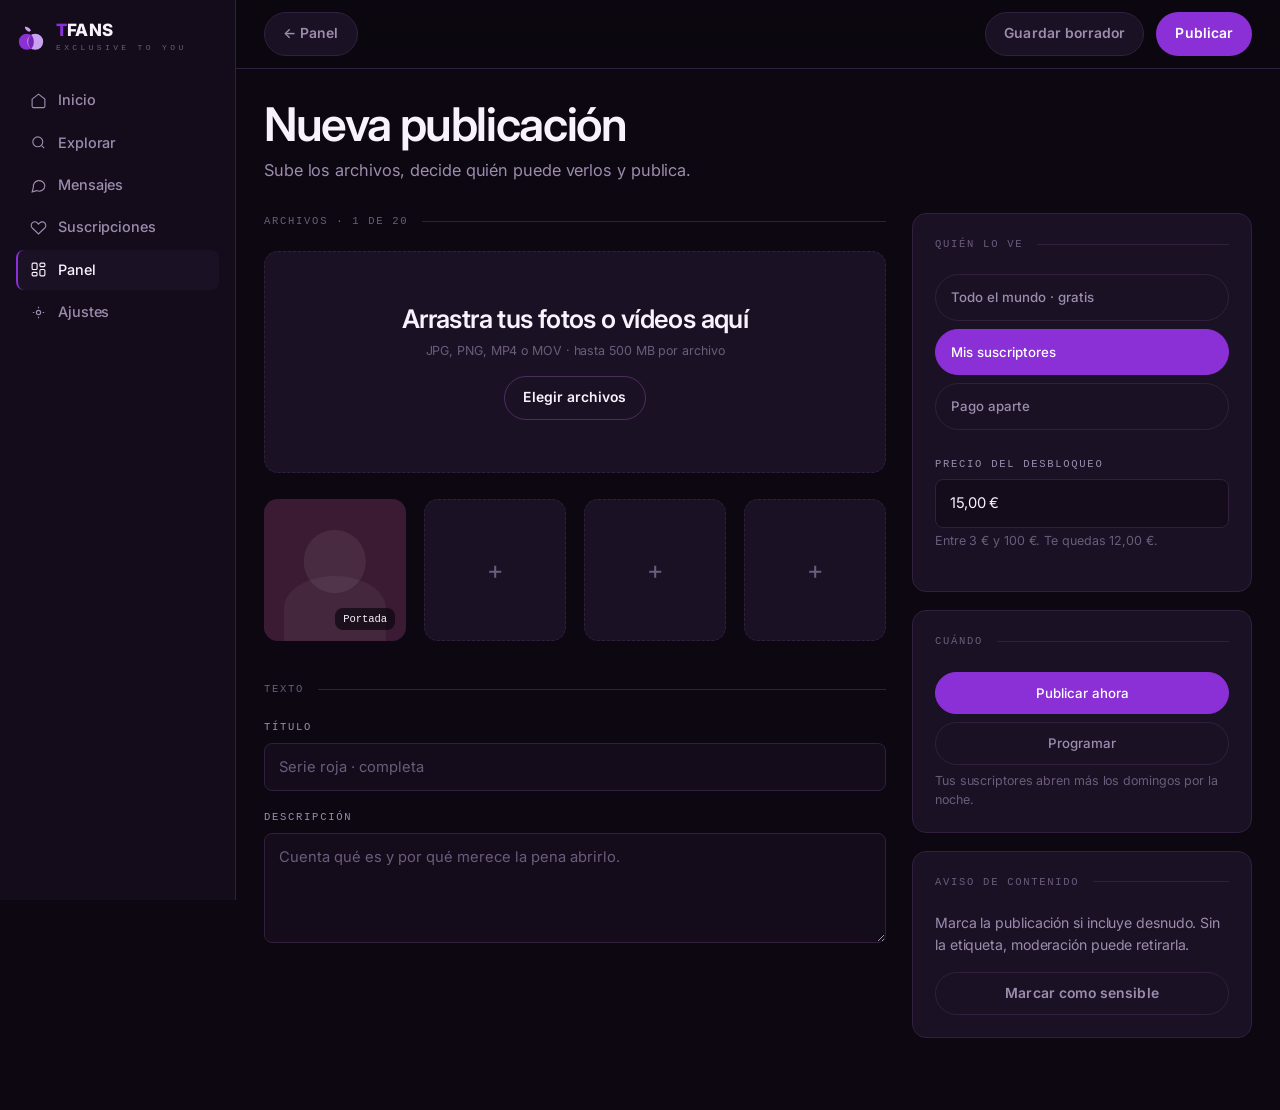
<file: publicar.html>
<!DOCTYPE html>
<html lang="es">
<head>
<meta charset="utf-8">
<meta name="viewport" content="width=device-width, initial-scale=1">
<title>TFANS · Nueva publicación</title>
<link rel="preconnect" href="https://fonts.googleapis.com">
<link rel="preconnect" href="https://fonts.gstatic.com" crossorigin>
<link rel="stylesheet" href="assets/tfans.css">
</head>
<body>
<div class="shell">
  <aside class="rail">
    <a class="brand" href="index.html">
      <span class="mark"><svg viewBox="0 0 32 32" aria-hidden="true">
        <path d="M16 8c-1.6-3-4.4-4.2-6.6-3.8.2 2.4 2.2 4.6 5 5.2" fill="#C9A3F0"/>
        <circle cx="11.5" cy="20" r="8.5" fill="#8B2FD6"/>
        <circle cx="20.5" cy="20" r="8.5" fill="#C9A3F0"/>
        <path d="M16 12.4c1.9 1.6 3 4.3 3 7.6s-1.1 6-3 7.6c-1.9-1.6-3-4.3-3-7.6s1.1-6 3-7.6z" fill="#7526B8"/>
      </svg></span>
      <span><span class="wordmark"><span>T</span>FANS</span><span class="tagline">Exclusive to you</span></span>
    </a>
    <nav class="rail-nav">
      <a href="inicio.html" data-k="inicio"><svg viewBox="0 0 24 24"><path d="M3 10l9-7 9 7v10a2 2 0 0 1-2 2H5a2 2 0 0 1-2-2z"/></svg>Inicio</a>
      <a href="explorar.html" data-k="explorar"><svg viewBox="0 0 24 24"><circle cx="11" cy="11" r="7"/><path d="M20 20l-3.5-3.5"/></svg>Explorar</a>
      <a href="mensajes.html" data-k="mensajes"><svg viewBox="0 0 24 24"><path d="M21 12a8 8 0 0 1-11.5 7.2L3 21l1.8-6.5A8 8 0 1 1 21 12z"/></svg>Mensajes</a>
      <a href="suscripciones.html" data-k="suscripciones"><svg viewBox="0 0 24 24"><path d="M20.8 5.6a5 5 0 0 0-7.1 0L12 7.3l-1.7-1.7a5 5 0 1 0-7.1 7.1L12 21l8.8-8.3a5 5 0 0 0 0-7.1z"/></svg>Suscripciones</a>
      <a href="panel.html" data-k="panel" aria-current="page"><svg viewBox="0 0 24 24"><rect x="3" y="3" width="7" height="9" rx="1.5"/><rect x="14" y="3" width="7" height="5" rx="1.5"/><rect x="14" y="12" width="7" height="9" rx="1.5"/><rect x="3" y="16" width="7" height="5" rx="1.5"/></svg>Panel</a>
      <a href="ajustes.html" data-k="ajustes"><svg viewBox="0 0 24 24"><circle cx="12" cy="12" r="3"/><path d="M4 12h2m12 0h2M12 4v2m0 12v2"/></svg>Ajustes</a>
    </nav>
  </aside>
  <main class="main">
    <div class="topbar">
      <a class="btn btn-quiet" href="panel.html">← Panel</a>
      <div class="row" style="margin-left:auto">
        <button class="btn btn-quiet">Guardar borrador</button>
        <button class="btn btn-primary">Publicar</button>
      </div>
    </div>
    <div class="wrap" style="max-width:1120px">
      <div class="page-head">
        <div><h1 class="d-lg">Nueva publicación</h1><p class="lead mt-1">Sube los archivos, decide quién puede verlos y publica.</p></div>
      </div>

      <div class="sidebar-layout">
        <div>
          <div class="rule"><span class="micro">Archivos · 1 de 20</span></div>
          <div class="card center" style="border-style:dashed;padding:52px 24px">
            <p class="d-md" style="margin:0">Arrastra tus fotos o vídeos aquí</p>
            <p class="hint">JPG, PNG, MP4 o MOV · hasta 500 MB por archivo</p>
            <button class="btn btn-ghost mt-2">Elegir archivos</button>
          </div>

          <div class="grid g-4 mt-3">
            <div class="plate square"><div class="plate-fill b"></div><span class="plate-meta">Portada</span></div>
            <button class="card center" style="display:grid;place-content:center;aspect-ratio:1;border-style:dashed;color:var(--faint);font-size:1.6rem">+</button>
            <button class="card center" style="display:grid;place-content:center;aspect-ratio:1;border-style:dashed;color:var(--faint);font-size:1.6rem">+</button>
            <button class="card center" style="display:grid;place-content:center;aspect-ratio:1;border-style:dashed;color:var(--faint);font-size:1.6rem">+</button>
          </div>

          <div class="rule mt-4"><span class="micro">Texto</span></div>
          <label class="field"><span class="micro">Título</span><input class="input" placeholder="Serie roja · completa"></label>
          <label class="field"><span class="micro">Descripción</span><textarea class="input" placeholder="Cuenta qué es y por qué merece la pena abrirlo."></textarea></label>
        </div>

        <div class="stack" style="gap:18px;position:sticky;top:80px">
          <div class="card">
            <div class="rule"><span class="micro">Quién lo ve</span></div>
            <div class="stack" style="gap:8px">
              <button class="chip" style="text-align:left;padding:12px 15px">Todo el mundo · gratis</button>
              <button class="chip" aria-pressed="true" style="text-align:left;padding:12px 15px">Mis suscriptores</button>
              <button class="chip" style="text-align:left;padding:12px 15px">Pago aparte</button>
            </div>
            <label class="field mt-3"><span class="micro">Precio del desbloqueo</span>
              <input class="input num" value="15,00 €">
              <span class="hint">Entre 3 € y 100 €. Te quedas 12,00 €.</span>
            </label>
          </div>

          <div class="card">
            <div class="rule"><span class="micro">Cuándo</span></div>
            <div class="stack" style="gap:8px">
              <button class="chip" aria-pressed="true" style="padding:10px 15px">Publicar ahora</button>
              <button class="chip" style="padding:10px 15px">Programar</button>
            </div>
            <p class="hint">Tus suscriptores abren más los domingos por la noche.</p>
          </div>

          <div class="card">
            <div class="rule"><span class="micro">Aviso de contenido</span></div>
            <p style="margin:0;font-size:0.88rem;color:var(--muted)">Marca la publicación si incluye desnudo. Sin la etiqueta, moderación puede retirarla.</p>
            <button class="btn btn-quiet btn-block mt-2">Marcar como sensible</button>
          </div>
        </div>
      </div>
    </div>
  </main>
</div>
</body>
</html>
</file>
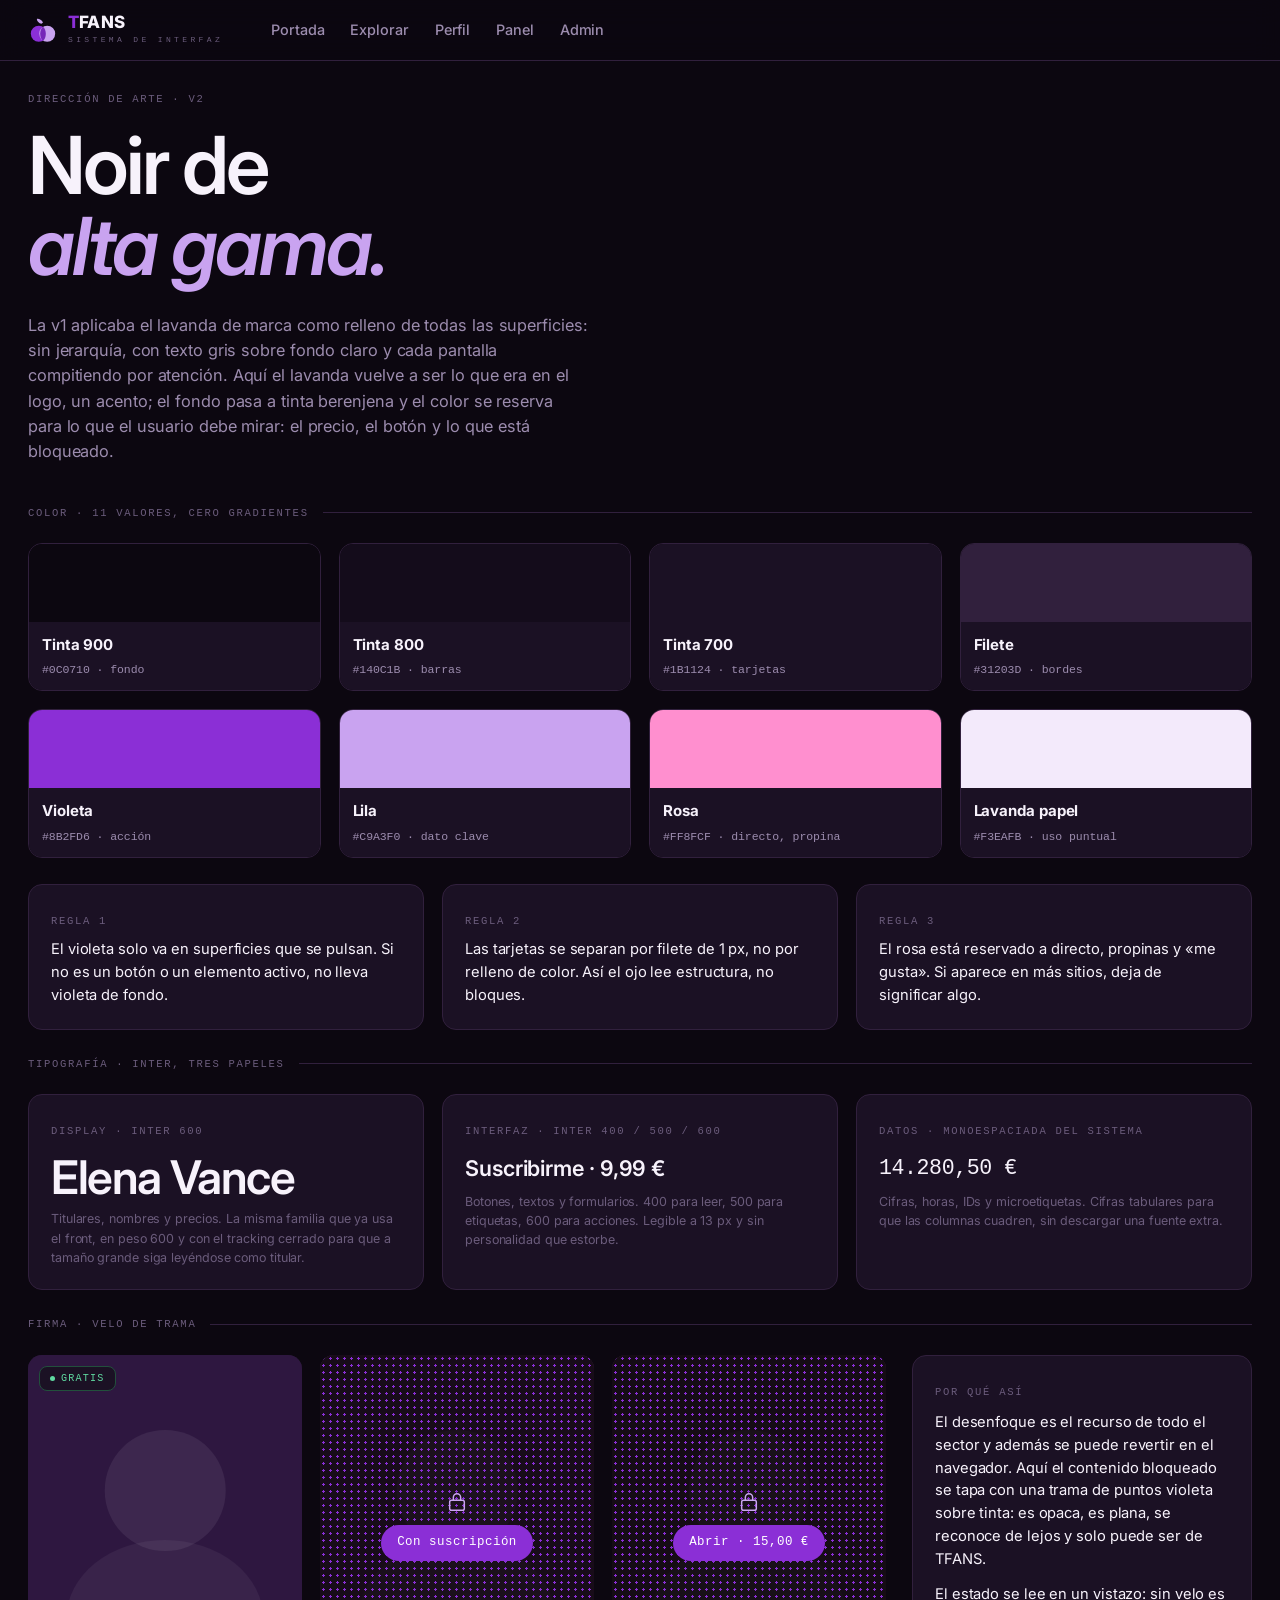
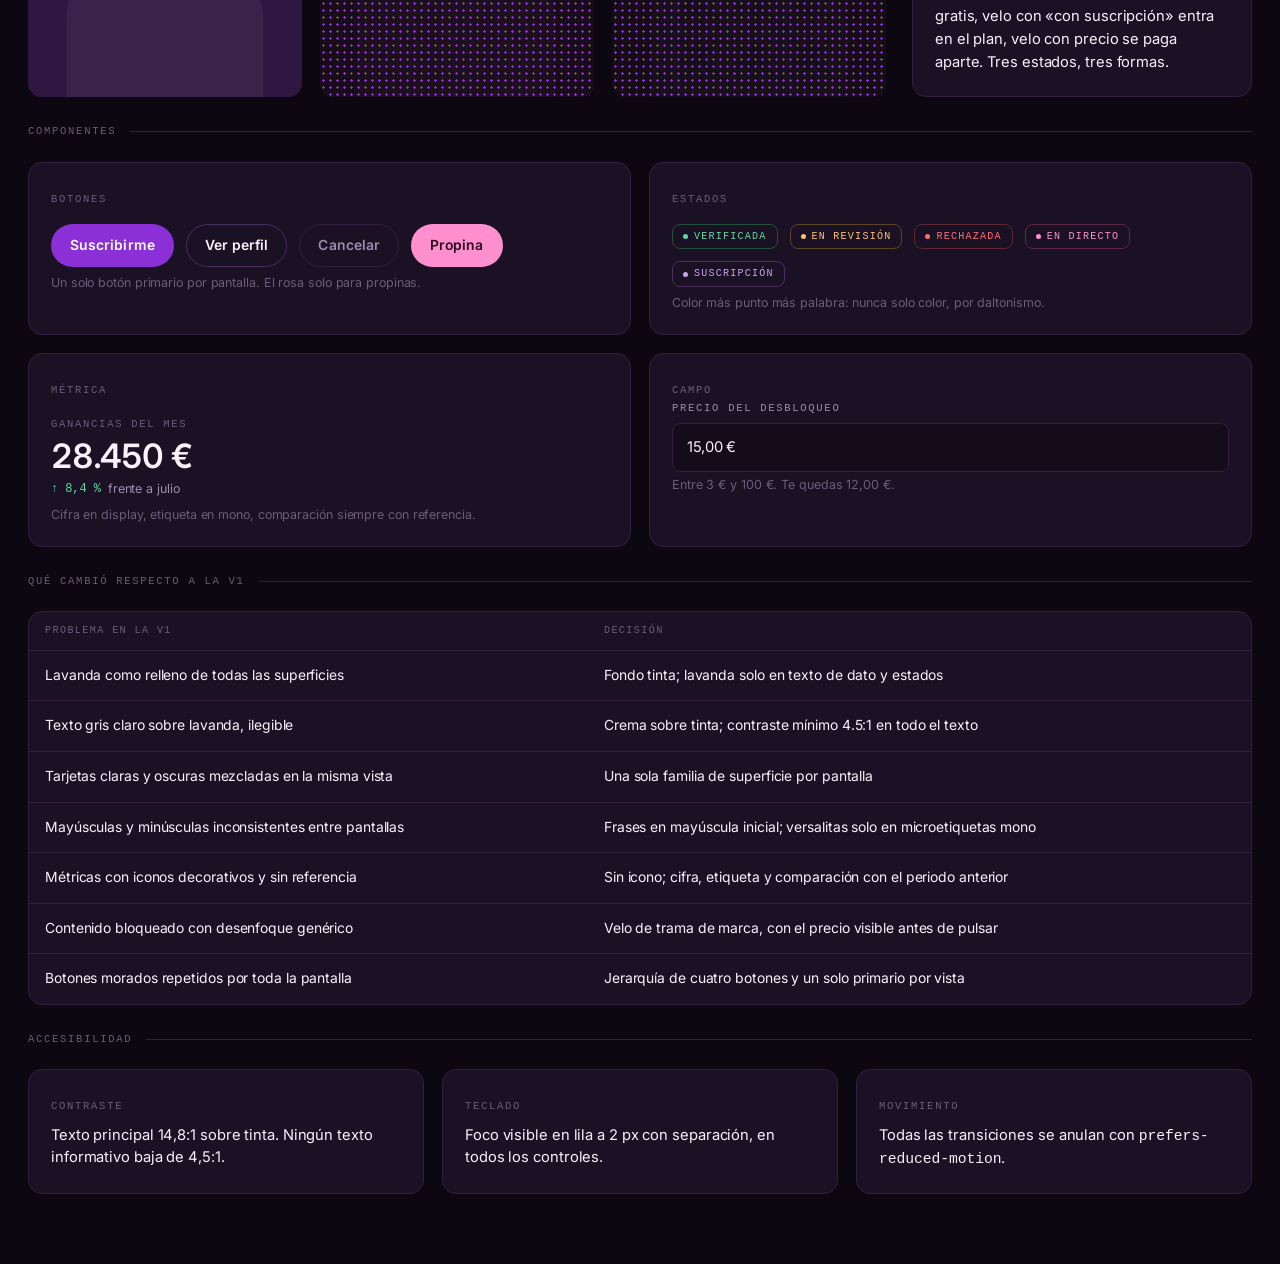
<file: sistema.html>
<!DOCTYPE html>
<html lang="es">
<head>
<meta charset="utf-8">
<meta name="viewport" content="width=device-width, initial-scale=1">
<title>TFANS · Sistema de interfaz</title>
<link rel="preconnect" href="https://fonts.googleapis.com">
<link rel="preconnect" href="https://fonts.gstatic.com" crossorigin>
<link rel="stylesheet" href="assets/tfans.css">
<style>
  .swatch{border:1px solid var(--line); border-radius:var(--r); overflow:hidden}
  .swatch .chip-color{height:78px}
  .swatch .meta{padding:11px 13px; background:var(--ink-700)}
  .swatch code{font-family:var(--mono); font-size:0.72rem; color:var(--muted)}
  .demo{display:flex; gap:12px; flex-wrap:wrap; align-items:center}
</style>
</head>
<body>

<header class="nav">
  <div class="nav-in">
    <a class="brand" href="index.html">
      <span class="mark"><svg viewBox="0 0 32 32" aria-hidden="true">
        <path d="M16 8c-1.6-3-4.4-4.2-6.6-3.8.2 2.4 2.2 4.6 5 5.2" fill="#C9A3F0"/>
        <circle cx="11.5" cy="20" r="8.5" fill="#8B2FD6"/>
        <circle cx="20.5" cy="20" r="8.5" fill="#C9A3F0"/>
        <path d="M16 12.4c1.9 1.6 3 4.3 3 7.6s-1.1 6-3 7.6c-1.9-1.6-3-4.3-3-7.6s1.1-6 3-7.6z" fill="#7526B8"/>
      </svg></span>
      <span><span class="wordmark"><span>T</span>FANS</span><span class="tagline">Sistema de interfaz</span></span>
    </a>
    <nav class="nav-links">
      <a href="index.html">Portada</a><a href="explorar.html">Explorar</a><a href="perfil.html">Perfil</a>
      <a href="panel.html">Panel</a><a href="admin.html">Admin</a>
    </nav>
  </div>
</header>

<div class="wrap">
  <div class="micro mb-2">Dirección de arte · v2</div>
  <h1 class="d-xl">Noir de<br><span class="it">alta gama.</span></h1>
  <p class="lead mt-3">La v1 aplicaba el lavanda de marca como relleno de todas las superficies: sin jerarquía, con texto gris sobre fondo claro y cada pantalla compitiendo por atención. Aquí el lavanda vuelve a ser lo que era en el logo, un acento; el fondo pasa a tinta berenjena y el color se reserva para lo que el usuario debe mirar: el precio, el botón y lo que está bloqueado.</p>

  <div class="rule mt-4"><span class="micro">Color · 11 valores, cero gradientes</span></div>
  <div class="grid g-4 mb-3">
    <div class="swatch"><div class="chip-color" style="background:#0C0710"></div><div class="meta"><strong>Tinta 900</strong><br><code>#0C0710 · fondo</code></div></div>
    <div class="swatch"><div class="chip-color" style="background:#140C1B"></div><div class="meta"><strong>Tinta 800</strong><br><code>#140C1B · barras</code></div></div>
    <div class="swatch"><div class="chip-color" style="background:#1B1124"></div><div class="meta"><strong>Tinta 700</strong><br><code>#1B1124 · tarjetas</code></div></div>
    <div class="swatch"><div class="chip-color" style="background:#31203D"></div><div class="meta"><strong>Filete</strong><br><code>#31203D · bordes</code></div></div>
    <div class="swatch"><div class="chip-color" style="background:#8B2FD6"></div><div class="meta"><strong>Violeta</strong><br><code>#8B2FD6 · acción</code></div></div>
    <div class="swatch"><div class="chip-color" style="background:#C9A3F0"></div><div class="meta"><strong>Lila</strong><br><code>#C9A3F0 · dato clave</code></div></div>
    <div class="swatch"><div class="chip-color" style="background:#FF8FCF"></div><div class="meta"><strong>Rosa</strong><br><code>#FF8FCF · directo, propina</code></div></div>
    <div class="swatch"><div class="chip-color" style="background:#F3EAFB"></div><div class="meta"><strong>Lavanda papel</strong><br><code>#F3EAFB · uso puntual</code></div></div>
  </div>

  <div class="grid g-3 mb-3">
    <div class="card"><span class="micro">Regla 1</span><p style="margin:8px 0 0;font-size:0.92rem">El violeta solo va en superficies que se pulsan. Si no es un botón o un elemento activo, no lleva violeta de fondo.</p></div>
    <div class="card"><span class="micro">Regla 2</span><p style="margin:8px 0 0;font-size:0.92rem">Las tarjetas se separan por filete de 1 px, no por relleno de color. Así el ojo lee estructura, no bloques.</p></div>
    <div class="card"><span class="micro">Regla 3</span><p style="margin:8px 0 0;font-size:0.92rem">El rosa está reservado a directo, propinas y «me gusta». Si aparece en más sitios, deja de significar algo.</p></div>
  </div>

  <div class="rule"><span class="micro">Tipografía · Inter, tres papeles</span></div>
  <div class="grid g-3 mb-3">
    <div class="card">
      <span class="micro">Display · Inter 600</span>
      <p class="d-lg" style="margin:12px 0 0">Elena Vance</p>
      <p class="hint">Titulares, nombres y precios. La misma familia que ya usa el front, en peso 600 y con el tracking cerrado para que a tamaño grande siga leyéndose como titular.</p>
    </div>
    <div class="card">
      <span class="micro">Interfaz · Inter 400 / 500 / 600</span>
      <p style="font-size:1.35rem;font-weight:600;margin:12px 0 0">Suscribirme · 9,99 €</p>
      <p class="hint">Botones, textos y formularios. 400 para leer, 500 para etiquetas, 600 para acciones. Legible a 13 px y sin personalidad que estorbe.</p>
    </div>
    <div class="card">
      <span class="micro">Datos · Monoespaciada del sistema</span>
      <p class="num" style="font-size:1.35rem;margin:12px 0 0">14.280,50 €</p>
      <p class="hint">Cifras, horas, IDs y microetiquetas. Cifras tabulares para que las columnas cuadren, sin descargar una fuente extra.</p>
    </div>
  </div>

  <div class="rule"><span class="micro">Firma · velo de trama</span></div>
  <div class="sidebar-layout mb-3">
    <div class="grid g-3">
      <div class="plate"><div class="plate-fill a"></div><span class="tag tag-ok plate-tag">Gratis</span></div>
      <div class="plate"><div class="plate-fill b"></div>
        <div class="veil">
          <svg class="lock" viewBox="0 0 24 24"><rect x="4" y="10" width="16" height="11" rx="2"/><path d="M8 10V7a4 4 0 0 1 8 0v3"/></svg>
          <button class="price">Con suscripción</button>
        </div>
      </div>
      <div class="plate"><div class="plate-fill f"></div>
        <div class="veil">
          <svg class="lock" viewBox="0 0 24 24"><rect x="4" y="10" width="16" height="11" rx="2"/><path d="M8 10V7a4 4 0 0 1 8 0v3"/></svg>
          <button class="price">Abrir · 15,00 €</button>
        </div>
      </div>
    </div>
    <div class="card">
      <span class="micro">Por qué así</span>
      <p style="margin:10px 0 0;font-size:0.92rem">El desenfoque es el recurso de todo el sector y además se puede revertir en el navegador. Aquí el contenido bloqueado se tapa con una trama de puntos violeta sobre tinta: es opaca, es plana, se reconoce de lejos y solo puede ser de TFANS.</p>
      <p style="margin:12px 0 0;font-size:0.92rem">El estado se lee en un vistazo: sin velo es gratis, velo con «con suscripción» entra en el plan, velo con precio se paga aparte. Tres estados, tres formas.</p>
    </div>
  </div>

  <div class="rule"><span class="micro">Componentes</span></div>
  <div class="grid g-2 mb-3">
    <div class="card">
      <span class="micro">Botones</span>
      <div class="demo mt-2">
        <button class="btn btn-primary">Suscribirme</button>
        <button class="btn btn-ghost">Ver perfil</button>
        <button class="btn btn-quiet">Cancelar</button>
        <button class="btn btn-pink">Propina</button>
      </div>
      <p class="hint">Un solo botón primario por pantalla. El rosa solo para propinas.</p>
    </div>
    <div class="card">
      <span class="micro">Estados</span>
      <div class="demo mt-2">
        <span class="tag tag-ok">Verificada</span>
        <span class="tag tag-warn">En revisión</span>
        <span class="tag tag-bad">Rechazada</span>
        <span class="tag tag-live">En directo</span>
        <span class="tag tag-vip">Suscripción</span>
      </div>
      <p class="hint">Color más punto más palabra: nunca solo color, por daltonismo.</p>
    </div>
    <div class="card">
      <span class="micro">Métrica</span>
      <div class="metric mt-2" style="border:0;padding:0">
        <span class="micro">Ganancias del mes</span>
        <span class="metric-val num">28.450 €</span>
        <span class="metric-foot"><span class="delta-up">↑ 8,4 %</span> frente a julio</span>
      </div>
      <p class="hint">Cifra en display, etiqueta en mono, comparación siempre con referencia.</p>
    </div>
    <div class="card">
      <span class="micro">Campo</span>
      <label class="field mt-2" style="margin:0"><span class="micro">Precio del desbloqueo</span>
        <input class="input num" value="15,00 €"><span class="hint">Entre 3 € y 100 €. Te quedas 12,00 €.</span></label>
    </div>
  </div>

  <div class="rule"><span class="micro">Qué cambió respecto a la v1</span></div>
  <div class="card card-flush mb-3">
    <table class="table">
      <thead><tr><th>Problema en la v1</th><th>Decisión</th></tr></thead>
      <tbody>
        <tr><td>Lavanda como relleno de todas las superficies</td><td>Fondo tinta; lavanda solo en texto de dato y estados</td></tr>
        <tr><td>Texto gris claro sobre lavanda, ilegible</td><td>Crema sobre tinta; contraste mínimo 4.5:1 en todo el texto</td></tr>
        <tr><td>Tarjetas claras y oscuras mezcladas en la misma vista</td><td>Una sola familia de superficie por pantalla</td></tr>
        <tr><td>Mayúsculas y minúsculas inconsistentes entre pantallas</td><td>Frases en mayúscula inicial; versalitas solo en microetiquetas mono</td></tr>
        <tr><td>Métricas con iconos decorativos y sin referencia</td><td>Sin icono; cifra, etiqueta y comparación con el periodo anterior</td></tr>
        <tr><td>Contenido bloqueado con desenfoque genérico</td><td>Velo de trama de marca, con el precio visible antes de pulsar</td></tr>
        <tr><td>Botones morados repetidos por toda la pantalla</td><td>Jerarquía de cuatro botones y un solo primario por vista</td></tr>
      </tbody>
    </table>
  </div>

  <div class="rule"><span class="micro">Accesibilidad</span></div>
  <div class="grid g-3">
    <div class="card"><span class="micro">Contraste</span><p style="margin:8px 0 0;font-size:0.92rem">Texto principal 14,8:1 sobre tinta. Ningún texto informativo baja de 4,5:1.</p></div>
    <div class="card"><span class="micro">Teclado</span><p style="margin:8px 0 0;font-size:0.92rem">Foco visible en lila a 2 px con separación, en todos los controles.</p></div>
    <div class="card"><span class="micro">Movimiento</span><p style="margin:8px 0 0;font-size:0.92rem">Todas las transiciones se anulan con <code>prefers-reduced-motion</code>.</p></div>
  </div>
</div>

</body>
</html>
</file>
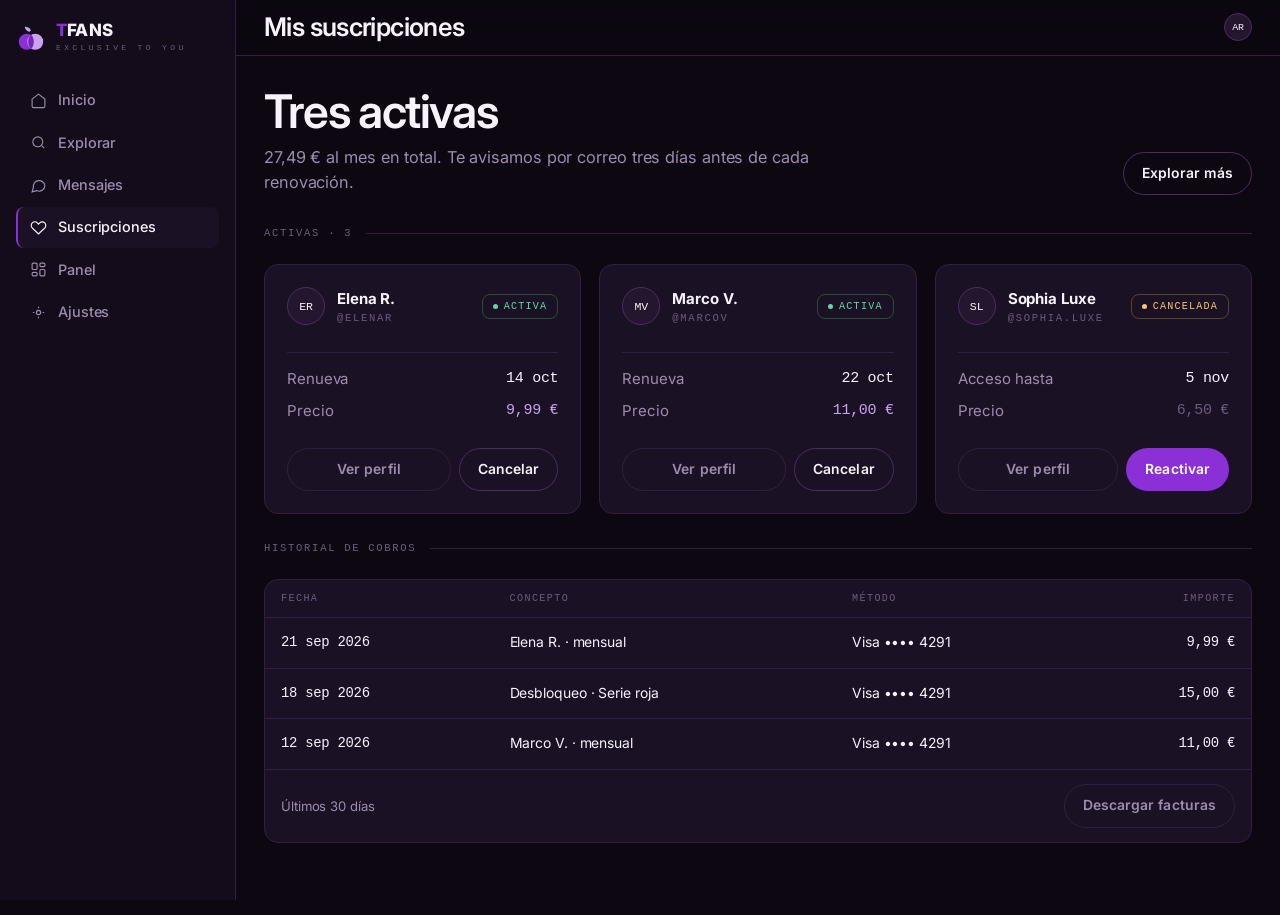
<file: suscripciones.html>
<!DOCTYPE html>
<html lang="es">
<head>
<meta charset="utf-8">
<meta name="viewport" content="width=device-width, initial-scale=1">
<title>TFANS · Mis suscripciones</title>
<link rel="preconnect" href="https://fonts.googleapis.com">
<link rel="preconnect" href="https://fonts.gstatic.com" crossorigin>
<link rel="stylesheet" href="assets/tfans.css">
</head>
<body>
<div class="shell">
  <aside class="rail">
    <a class="brand" href="index.html">
      <span class="mark"><svg viewBox="0 0 32 32" aria-hidden="true">
        <path d="M16 8c-1.6-3-4.4-4.2-6.6-3.8.2 2.4 2.2 4.6 5 5.2" fill="#C9A3F0"/>
        <circle cx="11.5" cy="20" r="8.5" fill="#8B2FD6"/>
        <circle cx="20.5" cy="20" r="8.5" fill="#C9A3F0"/>
        <path d="M16 12.4c1.9 1.6 3 4.3 3 7.6s-1.1 6-3 7.6c-1.9-1.6-3-4.3-3-7.6s1.1-6 3-7.6z" fill="#7526B8"/>
      </svg></span>
      <span><span class="wordmark"><span>T</span>FANS</span><span class="tagline">Exclusive to you</span></span>
    </a>
    <nav class="rail-nav">
      <a href="inicio.html" data-k="inicio"><svg viewBox="0 0 24 24"><path d="M3 10l9-7 9 7v10a2 2 0 0 1-2 2H5a2 2 0 0 1-2-2z"/></svg>Inicio</a>
      <a href="explorar.html" data-k="explorar"><svg viewBox="0 0 24 24"><circle cx="11" cy="11" r="7"/><path d="M20 20l-3.5-3.5"/></svg>Explorar</a>
      <a href="mensajes.html" data-k="mensajes"><svg viewBox="0 0 24 24"><path d="M21 12a8 8 0 0 1-11.5 7.2L3 21l1.8-6.5A8 8 0 1 1 21 12z"/></svg>Mensajes</a>
      <a href="suscripciones.html" data-k="suscripciones" aria-current="page"><svg viewBox="0 0 24 24"><path d="M20.8 5.6a5 5 0 0 0-7.1 0L12 7.3l-1.7-1.7a5 5 0 1 0-7.1 7.1L12 21l8.8-8.3a5 5 0 0 0 0-7.1z"/></svg>Suscripciones</a>
      <a href="panel.html" data-k="panel"><svg viewBox="0 0 24 24"><rect x="3" y="3" width="7" height="9" rx="1.5"/><rect x="14" y="3" width="7" height="5" rx="1.5"/><rect x="14" y="12" width="7" height="9" rx="1.5"/><rect x="3" y="16" width="7" height="5" rx="1.5"/></svg>Panel</a>
      <a href="ajustes.html" data-k="ajustes"><svg viewBox="0 0 24 24"><circle cx="12" cy="12" r="3"/><path d="M4 12h2m12 0h2M12 4v2m0 12v2"/></svg>Ajustes</a>
    </nav>
  </aside>
  <main class="main">
    <div class="topbar"><h1 class="d-md">Mis suscripciones</h1><div class="av av-sm" style="margin-left:auto">AR</div></div>
    <div class="wrap">
      <div class="page-head">
        <div>
          <h1 class="d-lg">Tres activas</h1>
          <p class="lead mt-1">27,49 € al mes en total. Te avisamos por correo tres días antes de cada renovación.</p>
        </div>
        <a class="btn btn-ghost" href="explorar.html">Explorar más</a>
      </div>

      <div class="rule"><span class="micro">Activas · 3</span></div>
      <div class="grid g-3 mb-3">
        <article class="card">
          <div class="row"><div class="av">ER</div><div><strong>Elena R.</strong><span class="micro" style="display:block">@elenar</span></div><span class="tag tag-ok" style="margin-left:auto">Activa</span></div>
          <div class="row-between mt-3" style="padding-top:14px;border-top:1px solid var(--line)"><span class="muted">Renueva</span><span class="num">14 oct</span></div>
          <div class="row-between mt-1"><span class="muted">Precio</span><span class="num lilac">9,99 €</span></div>
          <div class="row mt-3" style="gap:8px"><a class="btn btn-quiet" style="flex:1" href="perfil.html">Ver perfil</a><button class="btn btn-ghost">Cancelar</button></div>
        </article>
        <article class="card">
          <div class="row"><div class="av">MV</div><div><strong>Marco V.</strong><span class="micro" style="display:block">@marcov</span></div><span class="tag tag-ok" style="margin-left:auto">Activa</span></div>
          <div class="row-between mt-3" style="padding-top:14px;border-top:1px solid var(--line)"><span class="muted">Renueva</span><span class="num">22 oct</span></div>
          <div class="row-between mt-1"><span class="muted">Precio</span><span class="num lilac">11,00 €</span></div>
          <div class="row mt-3" style="gap:8px"><a class="btn btn-quiet" style="flex:1" href="perfil.html">Ver perfil</a><button class="btn btn-ghost">Cancelar</button></div>
        </article>
        <article class="card">
          <div class="row"><div class="av">SL</div><div><strong>Sophia Luxe</strong><span class="micro" style="display:block">@sophia.luxe</span></div><span class="tag tag-warn" style="margin-left:auto">Cancelada</span></div>
          <div class="row-between mt-3" style="padding-top:14px;border-top:1px solid var(--line)"><span class="muted">Acceso hasta</span><span class="num">5 nov</span></div>
          <div class="row-between mt-1"><span class="muted">Precio</span><span class="num faint">6,50 €</span></div>
          <div class="row mt-3" style="gap:8px"><a class="btn btn-quiet" style="flex:1" href="perfil.html">Ver perfil</a><button class="btn btn-primary">Reactivar</button></div>
        </article>
      </div>

      <div class="rule"><span class="micro">Historial de cobros</span></div>
      <section class="card card-flush">
        <table class="table">
          <thead><tr><th>Fecha</th><th>Concepto</th><th>Método</th><th style="text-align:right">Importe</th></tr></thead>
          <tbody>
            <tr><td class="num">21 sep 2026</td><td>Elena R. · mensual</td><td class="muted">Visa •••• 4291</td><td class="num" style="text-align:right">9,99 €</td></tr>
            <tr><td class="num">18 sep 2026</td><td>Desbloqueo · Serie roja</td><td class="muted">Visa •••• 4291</td><td class="num" style="text-align:right">15,00 €</td></tr>
            <tr><td class="num">12 sep 2026</td><td>Marco V. · mensual</td><td class="muted">Visa •••• 4291</td><td class="num" style="text-align:right">11,00 €</td></tr>
          </tbody>
        </table>
        <div class="table-foot"><span>Últimos 30 días</span><button class="btn btn-quiet">Descargar facturas</button></div>
      </section>
    </div>
  </main>
</div>
</body>
</html>
</file>
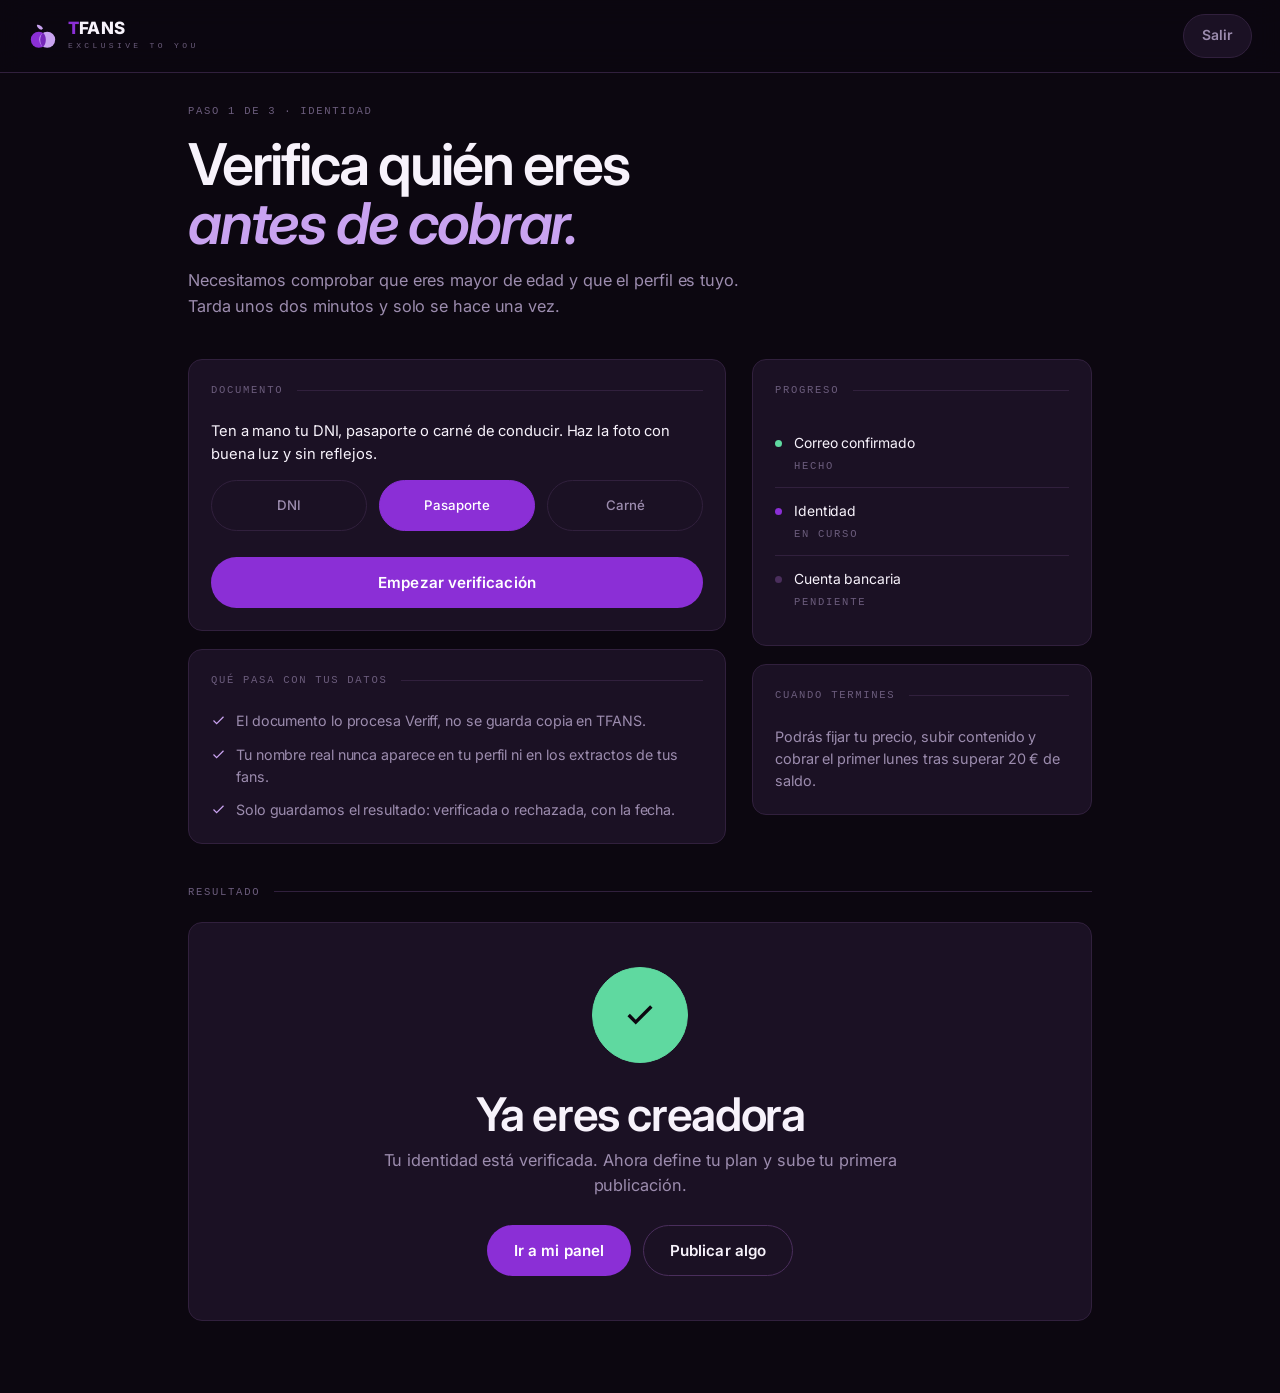
<file: verificacion.html>
<!DOCTYPE html>
<html lang="es">
<head>
<meta charset="utf-8">
<meta name="viewport" content="width=device-width, initial-scale=1">
<title>TFANS · Verificar identidad</title>
<link rel="preconnect" href="https://fonts.googleapis.com">
<link rel="preconnect" href="https://fonts.gstatic.com" crossorigin>
<link rel="stylesheet" href="assets/tfans.css">
</head>
<body>
<header class="nav">
  <div class="nav-in">
    <a class="brand" href="index.html">
      <span class="mark"><svg viewBox="0 0 32 32" aria-hidden="true">
        <path d="M16 8c-1.6-3-4.4-4.2-6.6-3.8.2 2.4 2.2 4.6 5 5.2" fill="#C9A3F0"/>
        <circle cx="11.5" cy="20" r="8.5" fill="#8B2FD6"/>
        <circle cx="20.5" cy="20" r="8.5" fill="#C9A3F0"/>
        <path d="M16 12.4c1.9 1.6 3 4.3 3 7.6s-1.1 6-3 7.6c-1.9-1.6-3-4.3-3-7.6s1.1-6 3-7.6z" fill="#7526B8"/>
      </svg></span>
      <span><span class="wordmark"><span>T</span>FANS</span><span class="tagline">Exclusive to you</span></span>
    </a>
    <div class="nav-actions"><a class="btn btn-quiet" href="ajustes.html">Salir</a></div>
  </div>
</header>

<div class="wrap" style="max-width:960px">
  <div class="micro mb-2">Paso 1 de 3 · Identidad</div>
  <h1 class="d-xl" style="font-size:clamp(2.4rem,5vw,3.6rem)">Verifica quién eres<br><span class="it">antes de cobrar.</span></h1>
  <p class="lead mt-2">Necesitamos comprobar que eres mayor de edad y que el perfil es tuyo. Tarda unos dos minutos y solo se hace una vez.</p>

  <div class="sidebar-layout mt-4">
    <div class="stack" style="gap:18px">
      <div class="card">
        <div class="rule"><span class="micro">Documento</span></div>
        <p style="margin:0 0 14px;font-size:0.92rem">Ten a mano tu DNI, pasaporte o carné de conducir. Haz la foto con buena luz y sin reflejos.</p>
        <div class="grid g-3" style="gap:12px">
          <button class="chip" style="padding:14px">DNI</button>
          <button class="chip" aria-pressed="true" style="padding:14px">Pasaporte</button>
          <button class="chip" style="padding:14px">Carné</button>
        </div>
        <button class="btn btn-primary btn-block btn-lg mt-3">Empezar verificación</button>
      </div>

      <div class="card">
        <div class="rule"><span class="micro">Qué pasa con tus datos</span></div>
        <ul class="sub-list" style="margin:0">
          <li><svg viewBox="0 0 24 24"><path d="M20 6L9 17l-5-5"/></svg>El documento lo procesa Veriff, no se guarda copia en TFANS.</li>
          <li><svg viewBox="0 0 24 24"><path d="M20 6L9 17l-5-5"/></svg>Tu nombre real nunca aparece en tu perfil ni en los extractos de tus fans.</li>
          <li><svg viewBox="0 0 24 24"><path d="M20 6L9 17l-5-5"/></svg>Solo guardamos el resultado: verificada o rechazada, con la fecha.</li>
        </ul>
      </div>
    </div>

    <div class="stack" style="gap:18px">
      <div class="card">
        <div class="rule"><span class="micro">Progreso</span></div>
        <div class="feed-item"><span class="dot ok"></span><div><p>Correo confirmado</p><span class="micro">Hecho</span></div></div>
        <div class="feed-item"><span class="dot"></span><div><p>Identidad</p><span class="micro">En curso</span></div></div>
        <div class="feed-item"><span class="dot" style="background:var(--line-2)"></span><div><p>Cuenta bancaria</p><span class="micro">Pendiente</span></div></div>
      </div>
      <div class="card">
        <div class="rule"><span class="micro">Cuando termines</span></div>
        <p style="margin:0;font-size:0.9rem;color:var(--muted)">Podrás fijar tu precio, subir contenido y cobrar el primer lunes tras superar 20 € de saldo.</p>
      </div>
    </div>
  </div>

  <div class="rule mt-4"><span class="micro">Resultado</span></div>
  <div class="card center" style="padding:44px 24px">
    <div class="av av-lg" style="margin:0 auto;background:var(--ok);border-color:var(--ok)">
      <svg viewBox="0 0 24 24" width="34" height="34" fill="none" stroke="#0C0710" stroke-width="2.4"><path d="M20 6L9 17l-5-5"/></svg>
    </div>
    <h2 class="d-lg mt-3">Ya eres creadora</h2>
    <p class="lead mt-1" style="margin:8px auto 0">Tu identidad está verificada. Ahora define tu plan y sube tu primera publicación.</p>
    <div class="row mt-3" style="justify-content:center">
      <a class="btn btn-primary btn-lg" href="panel.html">Ir a mi panel</a>
      <a class="btn btn-ghost btn-lg" href="publicar.html">Publicar algo</a>
    </div>
  </div>
</div>
</body>
</html>
</file>
<file: assets/tfans.css>
/* ============================================================
   TFANS · Sistema de interfaz "Noir de alta gama"
   Sin gradientes. Solo colores planos de la paleta de marca.
   ============================================================ */

@import url('https://fonts.googleapis.com/css2?family=Inter:ital,wght@0,400;0,500;0,600;0,700;0,800;1,400;1,500;1,600&display=swap');

:root{
  /* --- Tinta (base oscura, con matiz berenjena de la marca) --- */
  --ink-900:#0C0710;   /* fondo de página */
  --ink-800:#140C1B;   /* fondo de app */
  --ink-700:#1B1124;   /* superficie */
  --ink-600:#23162E;   /* superficie elevada */
  --line:#31203D;      /* filete */
  --line-2:#4A2E5C;    /* filete fuerte */

  /* --- Marca --- */
  --violet:#8B2FD6;
  --violet-deep:#6B1FAB;
  --lilac:#C9A3F0;
  --pink:#FF8FCF;
  --paper:#F3EAFB;     /* lavanda claro, uso puntual */

  /* --- Texto --- */
  --cream:#F7F2FB;
  --muted:#9C8CAE;
  --faint:#6B5C7C;

  /* --- Estado --- */
  --ok:#5FD9A0;
  --warn:#FFC46B;
  --bad:#FF6B75;

  /* --- Tipografía --- */
  --sans:'Inter', system-ui, -apple-system, 'Segoe UI', Roboto, Helvetica, Arial, sans-serif;
  --display:var(--sans);
  --ui:var(--sans);
  --mono:ui-monospace, SFMono-Regular, Menlo, Consolas, monospace;
  --logo:var(--sans);

  /* --- Métrica --- */
  --r-sm:8px; --r:14px; --r-lg:20px; --r-pill:999px;
  --rail:236px;
  --max:1320px;
}

*,*::before,*::after{box-sizing:border-box}
html{-webkit-text-size-adjust:100%}
body{
  margin:0; background:var(--ink-900); color:var(--cream);
  font-family:var(--ui); font-size:15px; line-height:1.55;
  letter-spacing:-0.006em;
  -webkit-font-smoothing:antialiased;
}
img{max-width:100%; display:block}
a{color:inherit; text-decoration:none}
button{font:inherit; color:inherit; cursor:pointer}
:focus-visible{outline:2px solid var(--lilac); outline-offset:3px; border-radius:4px}

/* ---------- Tipografía ---------- */
.d-xl{font-family:var(--display); font-weight:600; font-size:clamp(2.8rem,6.8vw,5rem);
      line-height:1.02; letter-spacing:-0.038em; margin:0}
.d-lg{font-family:var(--display); font-weight:600; font-size:clamp(2rem,3.8vw,2.9rem);
      line-height:1.1; letter-spacing:-0.03em; margin:0}
.d-md{font-family:var(--display); font-weight:600; font-size:1.6rem; line-height:1.2;
      letter-spacing:-0.024em; margin:0}
.it{font-style:italic; color:var(--lilac)}
.lead{font-size:1.02rem; color:var(--muted); max-width:56ch; margin:0}

.micro{font-family:var(--mono); font-size:0.66rem; text-transform:uppercase;
       letter-spacing:0.16em; color:var(--faint)}
.num{font-family:var(--mono); font-variant-numeric:tabular-nums; letter-spacing:-0.02em}

/* Filete con etiqueta: estructura que sí informa (sección + conteo) */
.rule{display:flex; align-items:center; gap:14px; margin:0 0 22px}
.rule::after{content:''; flex:1; height:1px; background:var(--line)}
.rule .micro{white-space:nowrap}

/* ---------- Marca ---------- */
.brand{display:flex; align-items:center; gap:10px}
.mark{width:30px; height:30px; flex:none; position:relative}
.mark svg{width:100%; height:100%; display:block}
.wordmark{display:block; font-family:var(--logo); font-weight:800; font-size:1.06rem;
          letter-spacing:0.01em; line-height:1; text-transform:uppercase}
.wordmark span{color:var(--violet)}
.tagline{display:block; font-family:var(--mono); font-size:0.5rem; letter-spacing:0.42em;
         color:var(--faint); text-transform:uppercase; margin-top:3px}

/* ---------- Estructura de app ---------- */
.shell{display:grid; grid-template-columns:var(--rail) 1fr; min-height:100vh}
.rail{
  background:var(--ink-800); border-right:1px solid var(--line);
  padding:22px 16px; position:sticky; top:0; height:100vh;
  display:flex; flex-direction:column; gap:26px; overflow:auto;
}
.rail-nav{display:flex; flex-direction:column; gap:2px}
.rail-nav a{
  display:flex; align-items:center; gap:11px; padding:9px 12px;
  border-radius:var(--r-sm); color:var(--muted); font-size:0.9rem; font-weight:500;
  border-left:2px solid transparent; transition:background .14s, color .14s;
}
.rail-nav a:hover{background:var(--ink-700); color:var(--cream)}
.rail-nav a[aria-current="page"]{background:var(--ink-700); color:var(--cream); border-left-color:var(--violet)}
.rail-nav svg{width:17px; height:17px; flex:none; stroke:currentColor; fill:none; stroke-width:1.6}
.rail-foot{margin-top:auto}

.main{min-width:0; background:var(--ink-900)}
.topbar{
  position:sticky; top:0; z-index:20; background:rgba(12,7,16,.86);
  backdrop-filter:blur(14px); border-bottom:1px solid var(--line);
  display:flex; align-items:center; gap:18px; padding:12px 28px;
}
.wrap{max-width:var(--max); margin:0 auto; padding:30px 28px 72px}
.page-head{display:flex; align-items:flex-end; justify-content:space-between; gap:24px; margin-bottom:30px; flex-wrap:wrap}

/* ---------- Buscador ---------- */
.search{
  flex:1; max-width:460px; display:flex; align-items:center; gap:9px;
  background:var(--ink-700); border:1px solid var(--line); border-radius:var(--r-pill);
  padding:8px 15px; color:var(--muted);
}
.search input{
  flex:1; background:none; border:0; color:var(--cream); font:inherit; font-size:0.9rem; outline:none;
}
.search input::placeholder{color:var(--faint)}
.search svg{width:15px; height:15px; stroke:currentColor; fill:none; stroke-width:1.8}

/* ---------- Botones ---------- */
.btn{
  display:inline-flex; align-items:center; justify-content:center; gap:8px;
  padding:10px 18px; border-radius:var(--r-pill); border:1px solid transparent;
  font-size:0.87rem; font-weight:600; letter-spacing:0.005em; white-space:nowrap;
  transition:background .14s, border-color .14s, color .14s;
}
.btn svg{width:15px; height:15px; stroke:currentColor; fill:none; stroke-width:1.8}
.btn-primary{background:var(--violet); color:#fff}
.btn-primary:hover{background:var(--violet-deep)}
.btn-ghost{background:transparent; border-color:var(--line-2); color:var(--cream)}
.btn-ghost:hover{border-color:var(--lilac); color:var(--lilac)}
.btn-quiet{background:var(--ink-700); border-color:var(--line); color:var(--muted)}
.btn-quiet:hover{color:var(--cream); border-color:var(--line-2)}
.btn-pink{background:var(--pink); color:#2A0A1D}
.btn-pink:hover{background:#FFA9DA}
.btn-lg{padding:13px 26px; font-size:0.95rem}
.btn-block{display:flex; width:100%}

/* ---------- Chips / filtros ---------- */
.chips{display:flex; gap:8px; flex-wrap:wrap}
.chip{
  padding:7px 15px; border-radius:var(--r-pill); background:transparent;
  border:1px solid var(--line); color:var(--muted); font-size:0.83rem; font-weight:500;
}
.chip:hover{border-color:var(--line-2); color:var(--cream)}
.chip[aria-pressed="true"]{background:var(--violet); border-color:var(--violet); color:#fff}

/* ---------- Etiquetas de estado ---------- */
.tag{
  display:inline-flex; align-items:center; gap:6px; padding:4px 10px; border-radius:var(--r-sm);
  font-family:var(--mono); font-size:0.63rem; text-transform:uppercase; letter-spacing:0.12em;
  border:1px solid var(--line-2); color:var(--muted); background:var(--ink-700);
}
.tag::before{content:''; width:5px; height:5px; border-radius:50%; background:currentColor}
.tag-live{color:var(--pink); border-color:#5C2745}
.tag-ok{color:var(--ok); border-color:#22503C}
.tag-warn{color:var(--warn); border-color:#5A4522}
.tag-bad{color:var(--bad); border-color:#5C2730}
.tag-vip{color:var(--lilac); border-color:var(--line-2)}
.tag.plain::before{display:none}

/* ---------- Tarjetas ---------- */
.card{background:var(--ink-700); border:1px solid var(--line); border-radius:var(--r); padding:22px}
.card-flush{padding:0; overflow:hidden}
.grid{display:grid; gap:18px}
.g-2{grid-template-columns:repeat(2,1fr)}
.g-3{grid-template-columns:repeat(3,1fr)}
.g-4{grid-template-columns:repeat(4,1fr)}

/* Métrica: número grande en display, etiqueta mono. Sin iconos decorativos. */
.metric{background:var(--ink-700); border:1px solid var(--line); border-radius:var(--r);
        padding:18px 20px; display:flex; flex-direction:column; gap:6px}
.metric .micro{color:var(--faint)}
.metric-val{font-family:var(--display); font-weight:600; font-size:2.1rem; line-height:1.05;
            letter-spacing:-0.035em}
.metric-foot{display:flex; align-items:center; gap:7px; font-size:0.78rem; color:var(--muted)}
.delta-up{color:var(--ok); font-family:var(--mono); font-size:0.75rem}
.delta-down{color:var(--bad); font-family:var(--mono); font-size:0.75rem}
.metric.accent{border-color:var(--line-2)}
.metric.accent .metric-val{color:var(--lilac)}

/* ============================================================
   FIRMA VISUAL · "Velo de trama"
   El contenido bloqueado no se difumina: se cubre con una trama
   de puntos violeta. Es plano, es de marca y se lee al instante.
   ============================================================ */
.plate{
  position:relative; aspect-ratio:4/5; background:var(--ink-600);
  border-radius:var(--r); overflow:hidden; isolation:isolate;
}
.plate.wide{aspect-ratio:16/10}
.plate.square{aspect-ratio:1}
.plate-fill{position:absolute; inset:0}
.plate-fill.a{background:#2E1740}
.plate-fill.b{background:#3A1B33}
.plate-fill.c{background:#1F1B3A}
.plate-fill.d{background:#3C2118}
.plate-fill.e{background:#17282E}
.plate-fill.f{background:#301A24}
/* silueta abstracta: dos formas planas, cero gradiente */
.plate-fill::before{
  content:''; position:absolute; left:50%; top:22%; width:44%; aspect-ratio:1;
  transform:translateX(-50%); border-radius:50%; background:rgba(255,255,255,.07);
}
.plate-fill::after{
  content:''; position:absolute; left:50%; bottom:0; width:72%; height:46%;
  transform:translateX(-50%); border-radius:52% 52% 0 0; background:rgba(255,255,255,.05);
}
.veil{
  position:absolute; inset:0; display:grid; place-content:center; gap:12px; justify-items:center;
  background-color:rgba(12,7,16,.72);
  background-image:radial-gradient(var(--violet) 1.1px, transparent 1.15px);
  background-size:7px 7px;
}
.veil .lock{width:22px; height:22px; stroke:var(--lilac); fill:none; stroke-width:1.6}
.veil .price{
  font-family:var(--mono); font-size:0.78rem; letter-spacing:0.04em;
  background:var(--violet); color:#fff; padding:8px 16px; border-radius:var(--r-pill);
  border:0; font-weight:500;
}
.veil .price:hover{background:var(--violet-deep)}
.plate-tag{position:absolute; top:11px; left:11px; z-index:2}
.plate-meta{position:absolute; bottom:11px; right:11px; z-index:2;
  font-family:var(--mono); font-size:0.66rem; color:var(--cream);
  background:rgba(12,7,16,.7); padding:3px 8px; border-radius:var(--r-sm)}

/* ---------- Tarjeta de creadora ---------- */
.creator{background:var(--ink-700); border:1px solid var(--line); border-radius:var(--r);
         overflow:hidden; transition:border-color .16s, transform .16s}
.creator:hover{border-color:var(--line-2); transform:translateY(-3px)}
.creator .plate{border-radius:0}
.creator-body{padding:15px 16px 17px}
.creator-name{font-family:var(--display); font-weight:600; font-size:1.3rem; line-height:1.15;
              letter-spacing:-0.024em; margin:0}
.creator-handle{font-family:var(--mono); font-size:0.72rem; color:var(--faint); margin:3px 0 0}
.creator-foot{display:flex; align-items:center; justify-content:space-between; gap:10px;
              margin-top:14px; padding-top:13px; border-top:1px solid var(--line)}
.price-tag{font-family:var(--mono); font-size:0.86rem; color:var(--lilac)}
.price-tag small{color:var(--faint); font-size:0.7rem}

/* ---------- Avatares ---------- */
.av{width:38px; height:38px; border-radius:50%; flex:none; display:grid; place-content:center;
    font-family:var(--mono); font-size:0.72rem; color:var(--cream); background:var(--ink-600);
    border:1px solid var(--line-2)}
.av-lg{width:96px; height:96px; font-size:1.4rem}
.av-sm{width:28px; height:28px; font-size:0.62rem}
.av.ring{border-color:var(--pink)}

/* ---------- Tablas ---------- */
.table{width:100%; border-collapse:collapse; font-size:0.87rem}
.table th{
  text-align:left; padding:11px 16px; font-family:var(--mono); font-size:0.63rem;
  text-transform:uppercase; letter-spacing:0.14em; color:var(--faint);
  border-bottom:1px solid var(--line); font-weight:400;
}
.table td{padding:14px 16px; border-bottom:1px solid var(--line); color:var(--cream); vertical-align:middle}
.table tbody tr:hover{background:var(--ink-600)}
.table tbody tr:last-child td{border-bottom:0}
.cell-user{display:flex; align-items:center; gap:11px}
.cell-user span{display:block}
.cell-user em{display:block; margin-top:2px; font-style:normal; font-family:var(--mono);
              font-size:0.72rem; color:var(--faint)}
.table-foot{display:flex; align-items:center; justify-content:space-between; gap:16px;
            padding:14px 16px; border-top:1px solid var(--line); color:var(--muted); font-size:0.82rem}

/* ---------- Gráfica de barras (CSS puro, colores planos) ---------- */
.chart{display:flex; align-items:flex-end; gap:8px; height:190px; padding-top:10px}
.chart .bar{flex:1; background:var(--ink-600); border-radius:4px 4px 0 0; position:relative}
.chart .bar i{position:absolute; inset:auto 0 0 0; background:var(--violet); border-radius:4px 4px 0 0; display:block}
.chart .bar:hover i{background:var(--lilac)}
.chart-x{display:flex; gap:8px; margin-top:9px}
.chart-x span{flex:1; text-align:center; font-family:var(--mono); font-size:0.6rem; color:var(--faint)}

/* ---------- Lista de actividad ---------- */
.feed-item{display:flex; gap:12px; padding:13px 0; border-bottom:1px solid var(--line)}
.feed-item:last-child{border-bottom:0}
.feed-item p{margin:0; font-size:0.87rem}
.feed-item .micro{margin-top:3px; display:block}
.dot{width:7px; height:7px; border-radius:50%; margin-top:7px; flex:none; background:var(--violet)}
.dot.pink{background:var(--pink)} .dot.ok{background:var(--ok)} .dot.bad{background:var(--bad)}

/* ---------- Formularios ---------- */
.field{display:block; margin-bottom:18px}
.field > .micro{display:block; margin-bottom:7px; color:var(--muted)}
.input{
  width:100%; background:var(--ink-800); border:1px solid var(--line); border-radius:var(--r-sm);
  padding:12px 14px; color:var(--cream); font:inherit; font-size:0.92rem; outline:none;
  transition:border-color .14s;
}
.input:focus{border-color:var(--violet)}
.input::placeholder{color:var(--faint)}
textarea.input{min-height:110px; resize:vertical}
.hint{font-size:0.78rem; color:var(--faint); margin:6px 0 0}

/* ---------- Mensajes ---------- */
.chat{display:grid; grid-template-columns:320px 1fr; height:calc(100vh - 57px)}
.chat-list{border-right:1px solid var(--line); overflow:auto; background:var(--ink-800)}
.chat-row{display:flex; gap:12px; padding:14px 18px; border-bottom:1px solid var(--line); cursor:pointer}
.chat-row:hover{background:var(--ink-700)}
.chat-row[aria-current="true"]{background:var(--ink-700); box-shadow:inset 2px 0 0 var(--violet)}
.chat-row strong{font-weight:600; font-size:0.9rem}
.chat-row p{margin:2px 0 0; font-size:0.82rem; color:var(--muted); overflow:hidden;
            text-overflow:ellipsis; white-space:nowrap; max-width:200px}
.chat-panel{display:flex; flex-direction:column; min-width:0}
.chat-head{display:flex; align-items:center; gap:12px; padding:14px 24px; border-bottom:1px solid var(--line)}
.chat-body{flex:1; overflow:auto; padding:26px 24px; display:flex; flex-direction:column; gap:14px}
.bubble{max-width:min(58%,520px); padding:12px 16px; border-radius:var(--r); font-size:0.92rem}
.bubble time{display:block; font-family:var(--mono); font-size:0.6rem; color:var(--faint); margin-top:6px}
.from-them{background:var(--ink-700); border:1px solid var(--line); align-self:flex-start;
           border-bottom-left-radius:4px}
.from-me{background:var(--violet); color:#fff; align-self:flex-end; border-bottom-right-radius:4px}
.from-me time{color:rgba(255,255,255,.6)}
.chat-compose{display:flex; gap:10px; padding:16px 24px; border-top:1px solid var(--line)}
.day-sep{align-self:center; font-family:var(--mono); font-size:0.62rem; letter-spacing:0.14em;
         text-transform:uppercase; color:var(--faint)}

/* ---------- Landing ---------- */
.nav{position:sticky; top:0; z-index:30; background:rgba(12,7,16,.88); backdrop-filter:blur(14px);
     border-bottom:1px solid var(--line)}
.nav-in{max-width:var(--max); margin:0 auto; padding:14px 28px; display:flex; align-items:center; gap:34px}
.nav-links{display:flex; gap:26px; margin-left:14px}
.nav-links a{font-size:0.9rem; color:var(--muted); font-weight:500}
.nav-links a:hover{color:var(--cream)}
.nav-actions{margin-left:auto; display:flex; align-items:center; gap:10px}

.hero{max-width:var(--max); margin:0 auto; padding:76px 28px 64px;
      display:grid; grid-template-columns:1.05fr .95fr; gap:56px; align-items:center}
.hero-copy .micro{display:block; margin-bottom:22px}
.hero-copy .lead{margin:24px 0 32px}
.hero-cta{display:flex; gap:12px; flex-wrap:wrap}
.hero-proof{display:flex; gap:32px; margin-top:44px; padding-top:26px; border-top:1px solid var(--line)}
.hero-proof div strong{display:block; font-family:var(--display); font-weight:600; font-size:1.75rem;
                       line-height:1.1; letter-spacing:-0.03em}
.hero-stack{display:grid; grid-template-columns:1fr 1fr; gap:14px}
.hero-stack .plate:nth-child(1){grid-row:span 2; aspect-ratio:3/5}
.section{max-width:var(--max); margin:0 auto; padding:64px 28px}
.section-alt{background:var(--ink-800); border-block:1px solid var(--line); max-width:none; padding:0}
.section-alt > div{max-width:var(--max); margin:0 auto; padding:64px 28px}

.step{padding:24px 0; border-top:1px solid var(--line)}
.step .micro{color:var(--violet)}
.step h3{font-family:var(--display); font-size:1.4rem; margin:9px 0 7px; font-weight:600;
         letter-spacing:-0.024em}
.step p{margin:0; color:var(--muted); font-size:0.92rem}

.footer{border-top:1px solid var(--line); background:var(--ink-800)}
.footer-in{max-width:var(--max); margin:0 auto; padding:44px 28px;
           display:flex; gap:40px; flex-wrap:wrap; justify-content:space-between}
.footer a{color:var(--muted); font-size:0.87rem; display:block; padding:4px 0}
.footer a:hover{color:var(--cream)}
.footer h4{font-family:var(--mono); font-size:0.63rem; text-transform:uppercase;
           letter-spacing:0.14em; color:var(--faint); font-weight:400; margin:0 0 10px}

/* ---------- Panel lateral de suscripción ---------- */
.sub-card{background:var(--ink-700); border:1px solid var(--line-2); border-radius:var(--r-lg); padding:24px}
.sub-price{font-family:var(--display); font-weight:600; font-size:2.9rem; line-height:1.05;
           letter-spacing:-0.04em}
.sub-price small{font-weight:500; font-size:0.9rem; color:var(--muted); letter-spacing:0}
.sub-list{list-style:none; margin:20px 0; padding:0; display:flex; flex-direction:column; gap:11px}
.sub-list li{display:flex; gap:10px; align-items:flex-start; font-size:0.89rem; color:var(--muted)}
.sub-list svg{width:15px; height:15px; flex:none; margin-top:3px; stroke:var(--lilac); fill:none; stroke-width:2}

/* ---------- Portada de perfil ---------- */
.cover{position:relative; height:230px; border-radius:var(--r-lg); overflow:hidden; background:#2E1740}
.cover .veil{background-color:rgba(12,7,16,.35); background-image:radial-gradient(rgba(201,163,240,.35) 1px, transparent 1.05px)}
.profile-head{display:flex; gap:20px; align-items:flex-end; margin-top:-46px; padding:0 8px; position:relative; z-index:2}
.profile-head .av-lg{border:3px solid var(--ink-900); background:#3A1B33}

/* ---------- Utilidades ---------- */
.row{display:flex; align-items:center; gap:12px}
.row-between{display:flex; align-items:center; justify-content:space-between; gap:16px}
.stack{display:flex; flex-direction:column; gap:8px}
.mt-0{margin-top:0}.mt-1{margin-top:8px}.mt-2{margin-top:16px}.mt-3{margin-top:26px}.mt-4{margin-top:40px}
.mb-2{margin-bottom:16px}.mb-3{margin-bottom:26px}
.muted{color:var(--muted)}.faint{color:var(--faint)}.lilac{color:var(--lilac)}.pink{color:var(--pink)}
.center{text-align:center}
.sidebar-layout{display:grid; grid-template-columns:1fr 340px; gap:26px; align-items:start}

/* ---------- Responsive ---------- */
@media (max-width:1080px){
  .hero{grid-template-columns:1fr; gap:40px; padding-top:52px}
  .sidebar-layout{grid-template-columns:1fr}
  .g-4{grid-template-columns:repeat(2,1fr)}
  .chat{grid-template-columns:1fr}
  .chat-list{display:none}
}
@media (max-width:820px){
  .shell{grid-template-columns:1fr}
  .rail{position:static; height:auto; flex-direction:row; align-items:center; overflow-x:auto;
        border-right:0; border-bottom:1px solid var(--line); padding:12px 16px}
  .rail-nav{flex-direction:row; gap:4px}
  .rail-foot,.rail .brand .tagline{display:none}
  .g-3,.g-2{grid-template-columns:1fr}
  .nav-links{display:none}
  .wrap{padding:22px 18px 56px}
  .bubble{max-width:80%}
}
@media (prefers-reduced-motion:reduce){
  *{transition:none !important; animation:none !important}
  .creator:hover{transform:none}
}
</file>
